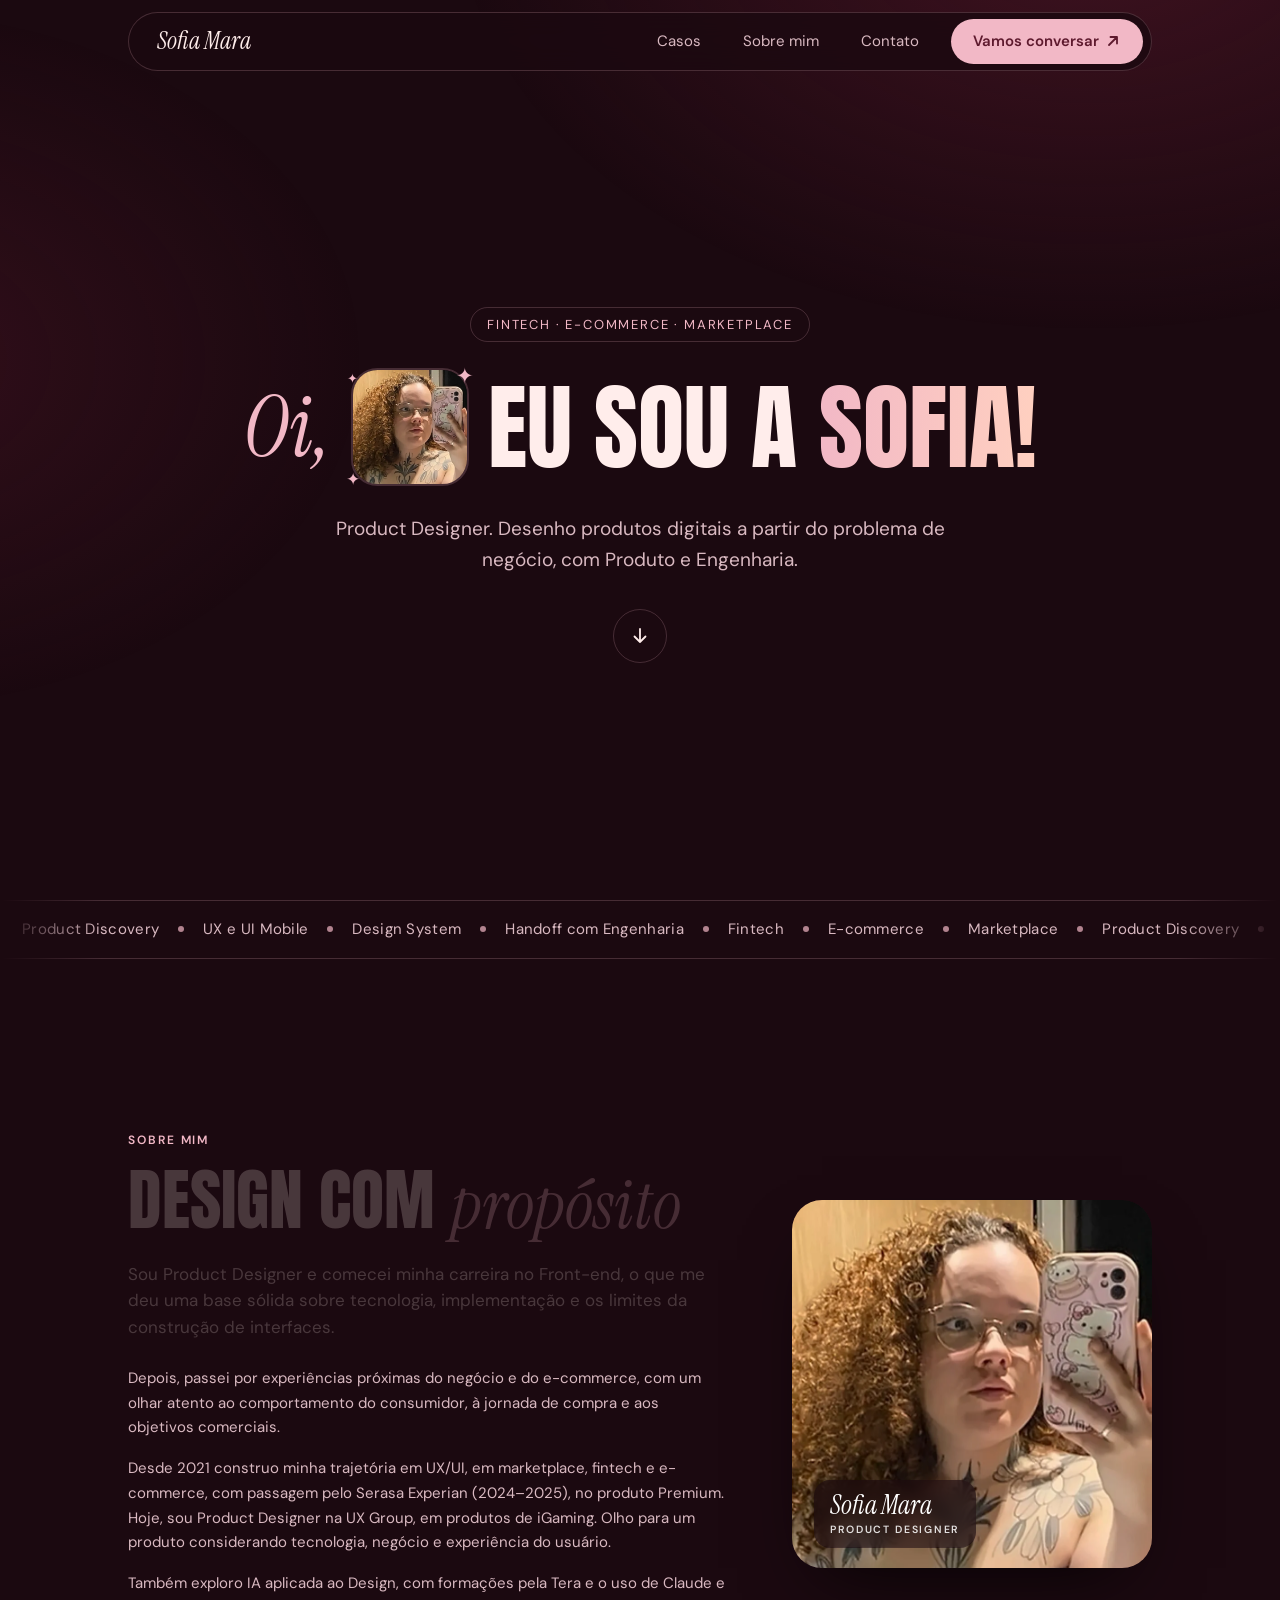
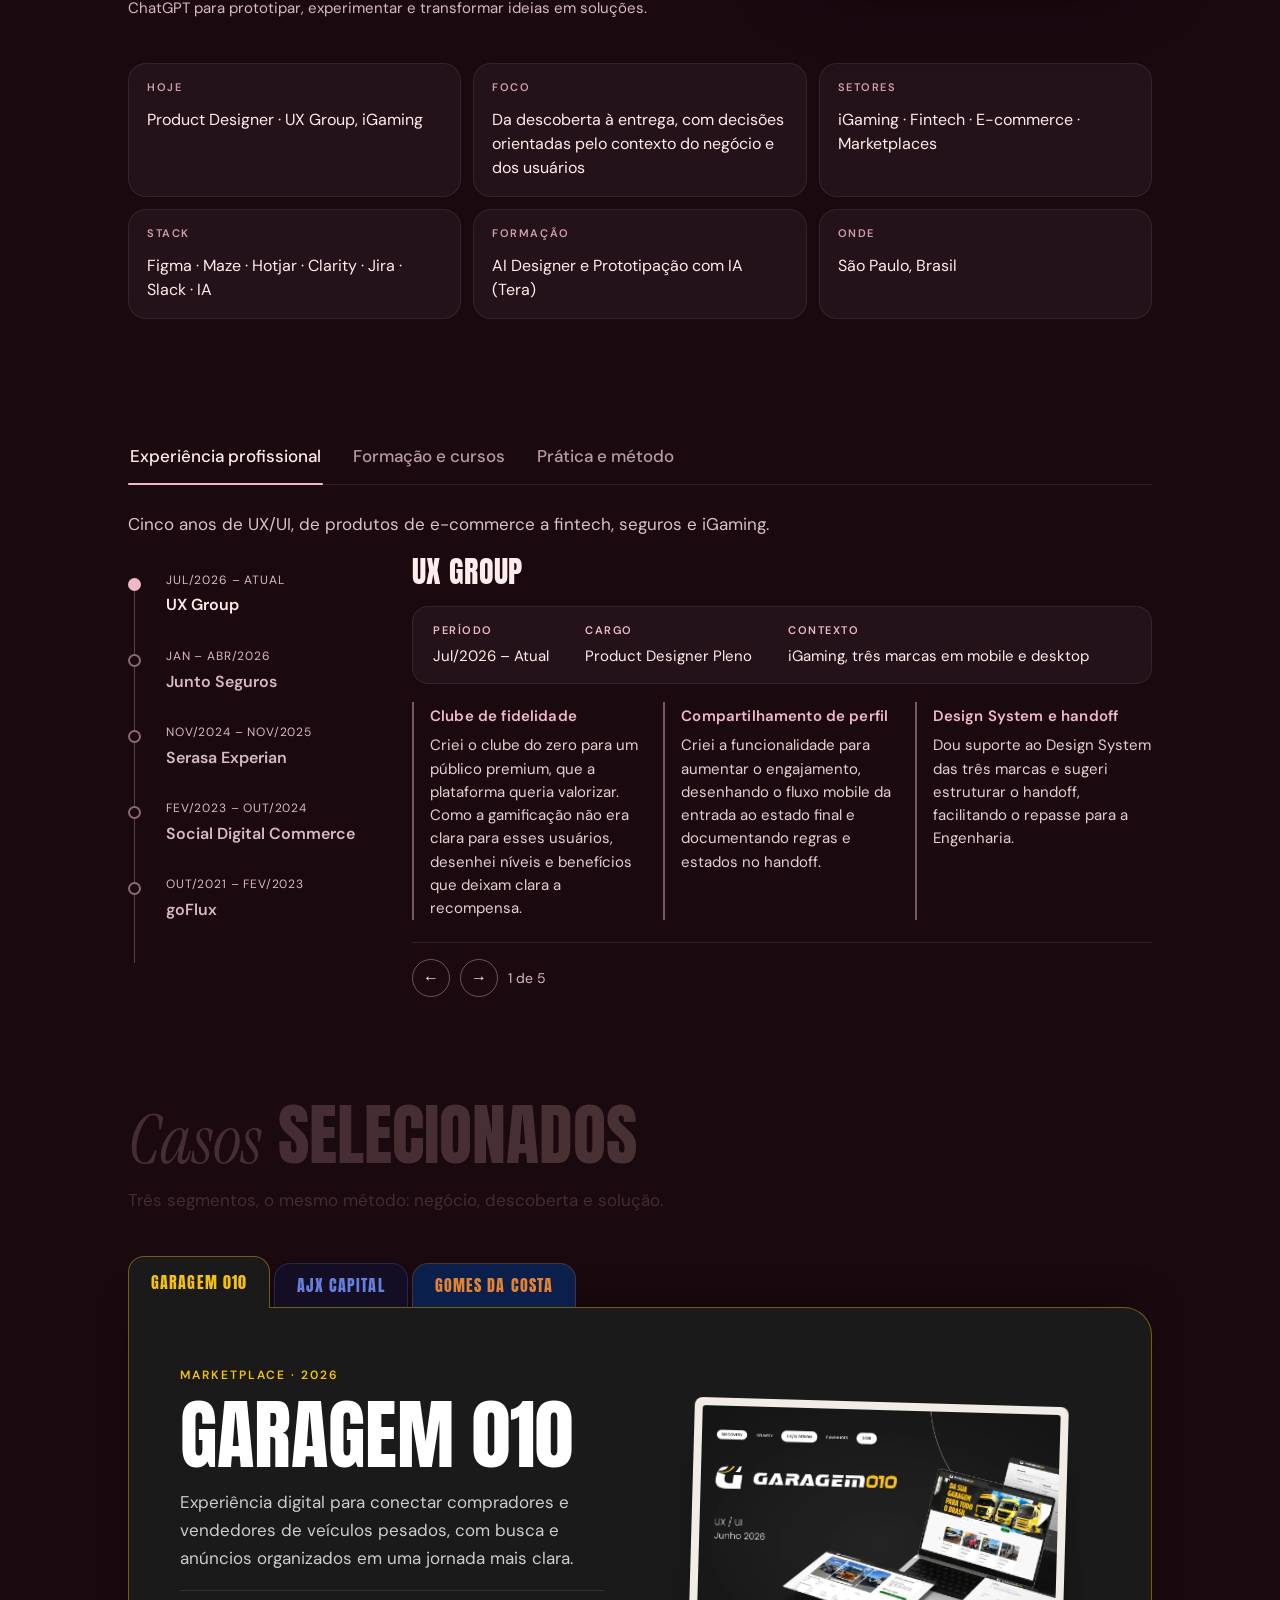
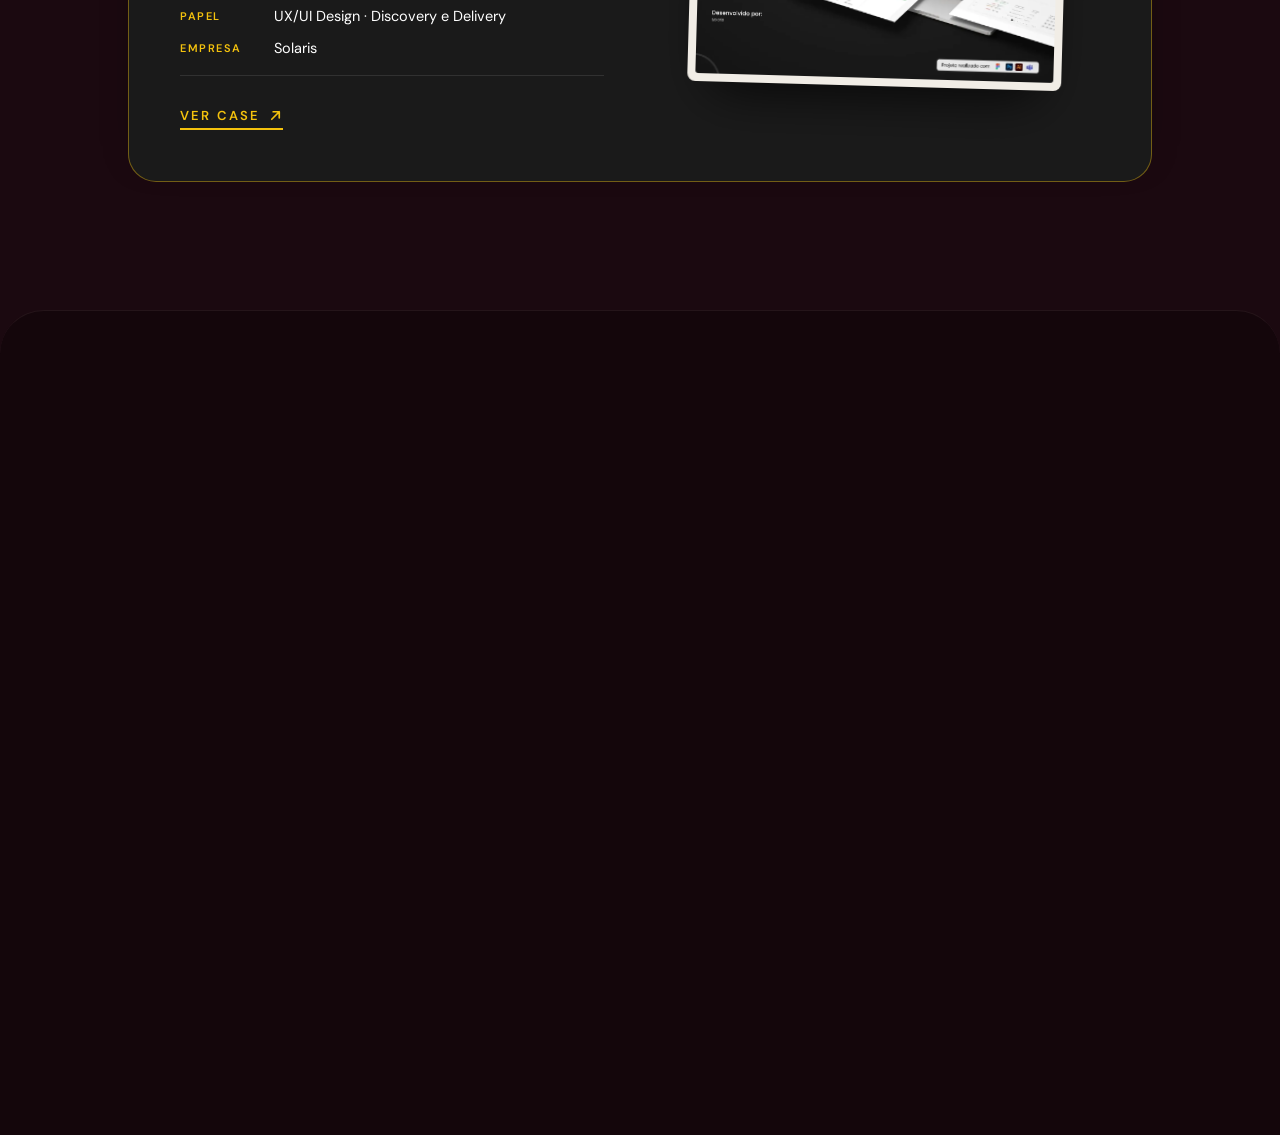
<file: index.html>
<!doctype html><html lang="pt-BR"><head><meta charset="utf-8"><meta name="viewport" content="width=device-width,initial-scale=1"><title>Sofia Mara · Product Designer</title><meta name="description" content="Product Designer em São Paulo. Produtos digitais de iGaming, fintech e e-commerce, da descoberta ao handoff."><meta property="og:type" content="website"><meta property="og:title" content="Sofia Mara · Product Designer"><meta property="og:description" content="Product Designer em São Paulo. Produtos digitais de iGaming, fintech e e-commerce, da descoberta ao handoff."><link rel="canonical" href="https://portfolio-sofia-mara.vercel.app/"><meta property="og:url" content="https://portfolio-sofia-mara.vercel.app/"><meta property="og:site_name" content="Sofia Mara"><meta property="og:image" content="https://portfolio-sofia-mara.vercel.app/assets/og.jpg"><meta property="og:image:width" content="1200"><meta property="og:image:height" content="630"><meta property="og:image:alt" content="Sofia Mara, Product Designer"><meta property="og:locale" content="pt_BR"><meta name="twitter:card" content="summary_large_image"><meta name="twitter:image" content="https://portfolio-sofia-mara.vercel.app/assets/og.jpg"><meta name="theme-color" content="#1B0910"><link rel="icon" href="assets/favicon-32.png" sizes="32x32"><link rel="shortcut icon" href="assets/favicon.ico"><link rel="apple-touch-icon" href="assets/apple-touch-icon.png"><link rel="preload" href="assets/fonts/anton.woff2" as="font" type="font/woff2" crossorigin><link rel="preload" href="assets/fonts/dm-400.woff2" as="font" type="font/woff2" crossorigin><link rel="stylesheet" href="assets/style.css"></head><body><div class="bar"></div><header class="nav"><a class="logo" href="#inicio">Sofia Mara</a><a class="l hm" href="#casos">Casos</a><a class="l hm" href="#sobre">Sobre mim</a><a class="l hm" href="#contato">Contato</a><a class="cta" href="#contato">Vamos conversar <i><svg class="ai" viewBox="0 0 16 16" fill="none" stroke="currentColor" stroke-width="1.8" stroke-linecap="round" stroke-linejoin="round" aria-hidden="true"><path d="M4 12L12 4M5.5 4H12v6.5"/></svg></i></a><button class="mb" type="button" aria-label="Abrir menu" aria-expanded="false" aria-controls="mm"><i></i><i></i></button><div class="mm" id="mm"><a href="#casos">Casos</a><a href="#sobre">Sobre mim</a><a href="#contato">Contato</a></div></header><div id="home"><main><section class="hero" id="inicio"><div class="wrap"><span class="chip">Fintech · E-commerce · Marketplace</span><h1 class="d"><span class="it">Oi,</span><span class="ph"><img fetchpriority="high" decoding="async" width="800" height="973" src="assets/foto.webp" alt="Retrato de Sofia Mara"><span class="st">✦</span><span class="st">✦</span><span class="st">✦</span></span><span>eu sou a <span class="g">Sofia!</span></span></h1><p class="sub hs">Product Designer. Desenho produtos digitais a partir do problema de negócio, com Produto e Engenharia.</p><a class="down" href="#sobre" aria-label="Ir para Sobre mim"><svg viewBox="0 0 20 20" fill="none" stroke="currentColor" stroke-width="1.8" stroke-linecap="round" stroke-linejoin="round"><path d="M10 3v13M4.5 10.5L10 16l5.5-5.5"/></svg></a></div></section><div class="mq" aria-hidden="true"><div class="mqt"><span>Product Discovery</span><span>UX e UI Mobile</span><span>Design System</span><span>Handoff com Engenharia</span><span>Fintech</span><span>E-commerce</span><span>Marketplace</span><span>Product Discovery</span><span>UX e UI Mobile</span><span>Design System</span><span>Handoff com Engenharia</span><span>Fintech</span><span>E-commerce</span><span>Marketplace</span></div></div><section id="sobre" data-lay="1"><div class="wrap"><div class="ab"><div><div class="pt" data-rv data-v="1"><img width="800" height="973" src="assets/foto.webp" alt="Sofia Mara" loading="lazy" decoding="async"><div class="pt-cap"><b>Sofia Mara</b><span>Product Designer</span></div></div><span class="lab" data-rv>Sobre mim</span><h2 class="d wr" data-rv>Design com <span class="it">propósito</span></h2><p data-rv class="ld wr">Sou Product Designer e comecei minha carreira no Front-end, o que me deu uma base sólida sobre tecnologia, implementação e os limites da construção de interfaces.</p><p data-rv>Depois, passei por experiências próximas do negócio e do e-commerce, com um olhar atento ao comportamento do consumidor, à jornada de compra e aos objetivos comerciais.</p><p data-rv>Desde 2021 construo minha trajetória em UX/UI, em marketplace, fintech e e-commerce, com passagem pelo Serasa Experian (2024–2025), no produto Premium. Hoje, sou Product Designer na UX Group, em produtos de iGaming. Olho para um produto considerando tecnologia, negócio e experiência do usuário.</p><p data-rv>Também exploro IA aplicada ao Design, com formações pela Tera e o uso de Claude e ChatGPT para prototipar, experimentar e transformar ideias em soluções.</p></div></div><ul class="topics" data-rv><li><b>Hoje</b>Product Designer · UX Group, iGaming</li><li><b>Foco</b>Da descoberta à entrega, com decisões orientadas pelo contexto do negócio e dos usuários</li><li><b>Setores</b>iGaming · Fintech · E-commerce · Marketplaces</li><li><b>Stack</b>Figma · Maze · Hotjar · Clarity · Jira · Slack · IA</li><li><b>Formação</b>AI Designer e Prototipação com IA (Tera)</li><li><b>Onde</b>São Paulo, Brasil</li></ul><div class="mix" id="experiencia" data-rv><div class="mix-tabs" role="tablist" aria-label="Trajetória"><button type="button" role="tab" class="on" aria-selected="true" id="mt0">Experiência profissional</button><button type="button" role="tab" aria-selected="false" id="mt1">Formação e cursos</button><button type="button" role="tab" aria-selected="false" id="mt2">Prática e método</button></div><div class="mix-p on" role="tabpanel" aria-labelledby="mt0"><p class="mix-lead">Cinco anos de UX/UI, de produtos de e-commerce a fintech, seguros e iGaming.</p><div class="xp"><article class="xp-i" data-rv><div class="xp-d">Jul/2026 – Atual</div><div class="xp-b"><h3>Product Designer Pleno</h3><small>UX Group · iGaming, três marcas em mobile e desktop</small><p>Criei o clube de fidelidade e o compartilhamento de perfil, e dou suporte ao Design System das três marcas.</p><details class="xp-m"><summary>Ver detalhes</summary><ul><li><b>Clube de fidelidade:</b> criei o clube do zero para um público premium, que a plataforma queria valorizar. Como a gamificação não era clara para esses usuários, desenhei níveis e benefícios que deixam clara a recompensa.</li><li><b>Compartilhamento de perfil:</b> criei a funcionalidade para aumentar o engajamento, desenhando o fluxo mobile da entrada ao estado final e documentando regras e estados no handoff.</li><li><b>Design System e handoff:</b> dou suporte ao Design System das três marcas e sugeri estruturar o handoff, facilitando o repasse para a Engenharia.</li></ul></details></div></article><article class="xp-i" data-rv><div class="xp-d">Jan – Abr/2026</div><div class="xp-b"><h3>Product Designer Pleno</h3><small>Junto Seguros · contrato PJ via DOMVS iT, projeto de 4 meses</small><p>Cadastro com validação e preenchimento automático de campos, e login modernizado.</p><details class="xp-m"><summary>Ver detalhes</summary><ul><li><b>Contexto:</b> o abandono no cadastro sobrecarregava o CS, que cadastrava usuários manualmente. A meta era reduzir esse abandono.</li><li><b>Cadastro:</b> com a Engenharia, optamos por validar e preencher campos automaticamente, e não só reduzir telas, porque era ali que o usuário travava.</li><li><b>Login:</b> modernizei a experiência de acesso, com menos etapas e menos esforço para o usuário.</li></ul></details></div></article><article class="xp-i" data-rv><div class="xp-d">Nov/2024 – Nov/2025</div><div class="xp-b"><h3>Product Designer Pleno</h3><small>Serasa Experian · Serasa Premium (assinatura)</small><p>Entrevistas e testes de usabilidade com assinantes; sugeri focar na identidade do Premium.</p><details class="xp-m"><summary>Ver detalhes</summary><ul><li><b>Discovery:</b> conduzi entrevistas com assinantes, dinâmicas com PM e PO e testes de usabilidade.</li><li><b>Mudança de rota:</b> Produto pediu um novo onboarding, que não trouxe a identificação esperada dos assinantes. Sugeri focar na identidade do Premium, ponto que os usuários já citavam, mas não era prioridade, e isso embasou a nova experiência.</li></ul></details></div></article><article class="xp-i" data-rv><div class="xp-d">Fev/2023 – Out/2024</div><div class="xp-b"><h3>UX Designer Júnior → Pleno</h3><small>Social Digital Commerce · e-commerce</small><p>Conduzi a criação de diversos e-commerces, do kickoff com o cliente à entrega para produção.</p><details class="xp-m"><summary>Ver detalhes</summary><ul><li><b>Do kickoff à produção:</b> conduzi a criação de diversos e-commerces, desde o kickoff com o cliente, para entender o negócio, até a entrega para produção.</li><li><b>Projetos:</b> Gomes da Costa, BN Brazil, Ontex, Shopmulti e vários outros, que você pode ver no meu Behance.</li><li><b>Jornadas e dados:</b> jornadas de compra, da página de produto ao checkout, usando o Microsoft Clarity para achar pontos de desistência.</li></ul></details></div></article><article class="xp-i" data-rv><div class="xp-d">Out/2021 – Fev/2023</div><div class="xp-b"><h3>Product Designer Júnior</h3><small>goFlux · produto Fluxy</small><p>Criamos o primeiro Design System da empresa, apoiando os produtos paralelos.</p><details class="xp-m"><summary>Ver detalhes</summary><ul><li><b>Primeiro Design System:</b> criamos o primeiro Design System da empresa, dando suporte aos produtos paralelos: o app dos caminhoneiros e a plataforma de embarcadores e transportadoras.</li><li><b>Trabalho em time:</b> atuei ao lado do time de requisitos e de Engenharia.</li><li><b>Prototipação:</b> fluxos e protótipos testados com usuários antes do desenvolvimento.</li></ul></details></div></article></div></div><div class="mix-p" role="tabpanel" aria-labelledby="mt1"><ul class="xp-c"><li><b>AI Designer</b><span>Tera · 2026</span></li><li><b>Prototipação & Design de Produtos com IA</b><span>Tera · 2026</span></li><li><b>Design Systems</b><span>TheStarter · 2024</span></li><li><b>Product-Led Growth</b><span>BTX Consultoria em Tecnologia · 2024</span></li><li><b>Formação de Product Design</b><span>Alura · 2023</span></li><li><b>Google Analytics 4 para UX</b><span>Rocket Labs · 2023</span></li></ul></div><div class="mix-p" role="tabpanel" aria-labelledby="mt2"><div class="tools2"><span class="lab">Prática e método</span><div class="seg" role="tablist"><button role="tab" class="on" data-i="0">Prática de produto</button><button role="tab" class="" data-i="1">Pesquisa e validação</button><button role="tab" class="" data-i="2">Colaboração</button><button role="tab" class="" data-i="3">Ferramentas</button></div><div class="sp on" role="tabpanel"><p class="bs">O que eu aplico em cada projeto, da descoberta ao handoff.</p><ul class="pills"><li>Product Discovery</li><li>Visão de produto</li><li>Design System</li><li>Handoff com Engenharia</li><li>Gamificação</li><li>User Interface (UI)</li></ul></div><div class="sp" role="tabpanel"><p class="bs">Entender o usuário e validar antes de investir em desenvolvimento.</p><ul class="pills"><li>Testes com usuários</li><li>Maze</li><li>Hotjar</li><li>Clarity</li><li>Google Analytics</li><li>Análise de dados</li></ul></div><div class="sp" role="tabpanel"><p class="bs">Alinhar Produto, Design e Engenharia no mesmo ritmo.</p><ul class="pills"><li>Jira</li><li>Confluence</li><li>Slack</li><li>Metodologias ágeis</li></ul></div><div class="sp" role="tabpanel"><p class="bs">Para desenhar e prototipar.</p><ul class="pills"><li>Figma</li><li>FigJam</li><li>Figma Make</li><li>Adobe XD</li><li>Pacote Adobe</li><li>IA (Claude)</li><li>ChatGPT</li></ul></div></div></div></div></div></section><section id="casos"><div class="wrap"><h2 class="d wr" data-rv><span class="it">Casos</span> <span class="g">selecionados</span></h2><p class="lead wr" data-rv>Três segmentos, o mesmo método: negócio, descoberta e solução.</p><div class="tabsx"><div class="tabbar" role="tablist" data-rv><button class="tb on" role="tab" id="tb0" aria-selected="true" aria-controls="pn0" data-i="0" style="--bg:#1A1A1A;--ac:#F4C20D;--on:#141414" type="button"><em>Garagem 010</em></button><button class="tb" role="tab" id="tb1" aria-selected="false" aria-controls="pn1" data-i="1" style="--bg:#0D1232;--ac:#5B86FF;--on:#FFFFFF" type="button"><em>AJX Capital</em></button><button class="tb" role="tab" id="tb2" aria-selected="false" aria-controls="pn2" data-i="2" style="--bg:#012D74;--ac:#FF8A1F;--on:#012D74" type="button"><em>Gomes da Costa</em></button></div><div class="panels" data-rv><a class="sc on" id="pn0" href="#/garagem-010" style="--bg:#1A1A1A;--fg:#FFFFFF;--ac:#F4C20D;--on:#141414"><div class="tx"><small>Marketplace · 2026</small><h3>Garagem 010</h3><p>Experiência digital para conectar compradores e vendedores de veículos pesados, com busca e anúncios organizados em uma jornada mais clara.</p><dl class="mini"><div><dt>Papel</dt><dd>UX/UI Design · Discovery e Delivery</dd></div><div><dt>Empresa</dt><dd>Solaris</dd></div></dl><span class="vp">Ver case <i><svg class="ai" viewBox="0 0 16 16" fill="none" stroke="currentColor" stroke-width="1.8" stroke-linecap="round" stroke-linejoin="round" aria-hidden="true"><path d="M4 12L12 4M5.5 4H12v6.5"/></svg></i></span></div><div class="fr"><img width="1280" height="960" decoding="async" src="assets/capas/gar.webp" alt="Capa do projeto Garagem 010" loading="lazy"></div></a><a class="sc" role="group" id="pn1" aria-labelledby="tb1" href="#/ajx-capital" style="--bg:#0D1232;--fg:#FFFFFF;--ac:#5B86FF;--on:#FFFFFF"><div class="tx"><small>Fintech · 2025</small><h3>AJX Capital</h3><p>Redesign de uma experiência financeira para simplificar a apresentação das informações e tornar os passos mais claros para quem começa a investir.</p><dl class="mini"><div><dt>Papel</dt><dd>Product Design · UX/UI · do Discovery ao handoff</dd></div><div><dt>Empresa</dt><dd>Solaris</dd></div></dl><span class="vp">Ver case <i><svg class="ai" viewBox="0 0 16 16" fill="none" stroke="currentColor" stroke-width="1.8" stroke-linecap="round" stroke-linejoin="round" aria-hidden="true"><path d="M4 12L12 4M5.5 4H12v6.5"/></svg></i></span></div><div class="fr"><img width="1280" height="960" decoding="async" src="assets/capas/ajx.webp" alt="Capa do projeto AJX Capital" loading="lazy"></div></a><a class="sc" role="group" id="pn2" aria-labelledby="tb2" href="#/gomes-da-costa" style="--bg:#012D74;--fg:#FFFFFF;--ac:#FF8A1F;--on:#012D74"><div class="tx"><small>E-commerce · 2024</small><h3>Gomes da Costa</h3><p>Site B2B para parceiros comerciais e distribuidores, com foco em navegação clara e apresentação dos produtos.</p><dl class="mini"><div><dt>Papel</dt><dd>UX/UI Design</dd></div><div><dt>Empresa</dt><dd>Social Unlimited</dd></div></dl><span class="vp">Ver case <i><svg class="ai" viewBox="0 0 16 16" fill="none" stroke="currentColor" stroke-width="1.8" stroke-linecap="round" stroke-linejoin="round" aria-hidden="true"><path d="M4 12L12 4M5.5 4H12v6.5"/></svg></i></span></div><div class="fr"><img width="1280" height="960" decoding="async" src="assets/capas/gdc.webp" alt="Capa do projeto Gomes da Costa" loading="lazy"></div></a></div></div></div></section></main></div><div class="view" id="v-garagem-010" data-ac="#F4C20D" data-on="#141414" data-tint="rgba(244,194,13,.16)" data-title="Garagem 010 · Sofia Mara" hidden><main class="view-main"><div class="wrap"><div class="ch"><div class="row"><div><span class="lab" data-rv>Case · Marketplace · 2026</span><h1 class="d" data-rv>Garagem 010</h1><p class="sm" data-rv>Experiência digital para conectar compradores e vendedores de veículos pesados, com busca e anúncios organizados em uma jornada mais clara.</p><div class="bts" style="justify-content:flex-start;margin:0" data-rv><a class="btn p" href="https://www.behance.net/gallery/251794497/E-commerce-Garagem010-UIUX-Design" target="_blank" rel="noopener noreferrer">Ver no Behance <i><svg class="ai" viewBox="0 0 16 16" fill="none" stroke="currentColor" stroke-width="1.8" stroke-linecap="round" stroke-linejoin="round" aria-hidden="true"><path d="M4 12L12 4M5.5 4H12v6.5"/></svg></i></a></div></div><div class="hd-r" data-rv><div class="cover"><img width="1280" height="960" decoding="async" loading="lazy" src="assets/capas/gar.webp" alt="Capa do projeto Garagem 010"></div><dl class="meta"><div><dt>Ano</dt><dd>2026</dd></div><div><dt>Papel</dt><dd>UX/UI Design · Discovery e Delivery</dd></div><div><dt>Empresa</dt><dd>Solaris</dd></div><div><dt>Segmento</dt><dd>Marketplace</dd></div></dl></div></div></div><div class="rsm" data-rv><div class="rsm-role"><span>Meu papel</span><b>UX/UI Design, do Discovery ao Delivery.</b></div><div class="rsm-g"><div><i>Problema</i><p>Compra e venda de veículos pesados sem um ambiente único: cadastro complexo, pouca confiança na negociação e nenhum controle administrativo.</p></div><div><i>Decisão</i><p>Plataforma organizada em três pilares (Parceiro, Administrador e Cliente), com cadastro de anúncios em etapas e parceiro verificado.</p></div><div><i>Entrega</i><p>Interfaces finais, documentação funcional e handoff, com acompanhamento das implementações.</p></div></div></div><div class="sec car" data-rv><div class="chd"><div><span class="lab">Detalhes</span><h2>Um olhar de perto</h2></div><div class="arr"><button type="button" class="pv" aria-label="Anterior">&#8592;</button><button type="button" class="nx2" aria-label="Próximo">&#8594;</button></div></div><div class="trk"><figure><img width="1280" height="960" decoding="async" loading="lazy" src="assets/capas/gar.webp" alt="Garagem 010, imagem 1"></figure><figure><img width="1200" height="1011" decoding="async" loading="lazy" src="assets/capas/d-gar-2.webp" alt="Garagem 010, imagem 2"></figure><figure><img width="1200" height="1296" decoding="async" loading="lazy" src="assets/capas/d-gar-5.webp" alt="Garagem 010, imagem 3"></figure><figure><img width="1200" height="900" decoding="async" loading="lazy" src="assets/capas/ui-gar-1.webp" alt="Garagem 010, imagem 4"></figure><figure><img width="1200" height="900" decoding="async" loading="lazy" src="assets/capas/ui-gar-2.webp" alt="Garagem 010, imagem 5"></figure><a class="mais" href="https://www.behance.net/gallery/251794497/E-commerce-Garagem010-UIUX-Design" target="_blank" rel="noopener noreferrer"><span class="lab">Case completo</span><b>Ver todas as telas no Behance</b><i><i><svg class="ai" viewBox="0 0 16 16" fill="none" stroke="currentColor" stroke-width="1.8" stroke-linecap="round" stroke-linejoin="round" aria-hidden="true"><path d="M4 12L12 4M5.5 4H12v6.5"/></svg></i></i></a></div><div class="dots"></div></div><div class="sec" data-rv><div><span class="lab">01 · Metodologia</span><h2>Double Diamond</h2></div><div><div class="dd"><div class="ddv on"><div class="ddt"><div class="ddg g1"><span>Problema · Discover e Define</span></div><div class="ddg g2"><span>Solução · Develop e Deliver</span></div><div class="ddc c1"><i>01</i><b>Discover</b><p>Conversas com stakeholders e especialistas do setor para mapear as dores de compradores, parceiros e administradores. Benchmark com Webmotors, Mercado Livre, Loft e OLX para identificar padrões e lacunas.</p><small>Requisitos · Benchmark</small></div><div class="ddc c2"><i>02</i><b>Define</b><p>Síntese em seis problemas prioritários: cadastro complexo, falta de controle administrativo, pouca confiança na negociação, fluxo fragmentado, sem gestão de parceiros e processo manual. Personas e arquitetura da informação da plataforma.</p><small>Problemas · Personas · IA</small></div><div class="ddc c3"><i>03</i><b>Develop</b><p>Fluxos, wireframes e protótipos para os três pilares (Parceiro, Administrador e Cliente), com validação dos principais cenários.</p><small>Fluxos · Wireframes · Protótipos</small></div><div class="ddc c4"><i>04</i><b>Deliver</b><p>Interfaces finais, documentação funcional e handoff para o desenvolvimento, com acompanhamento das implementações.</p><small>UI final · Documentação · Handoff</small></div></div></div></div></div></div><div class="sec" data-rv><div><span class="lab">02 · Benchmark</span><h2>O que o mercado já faz</h2></div><div><p>Comparei Webmotors, Mercado Livre, Loft e OLX. Os pontos fortes e fracos de cada um viraram decisões:</p><ul class="bl"><li>Cadastro dividido em etapas</li><li>Mais credibilidade, mostrando o parceiro verificado</li><li>Cards mais limpos</li><li>Prioridade para fotos grandes</li></ul></div></div><div class="sec" data-rv><div><span class="lab">03 · Problemas</span><h2>O que encontramos</h2></div><div><p>Na etapa de Discovery, os aprendizados foram consolidados em seis problemas:</p><ul class="pills"><li>Cadastro muito complexo</li><li>Ausência de controle administrativo</li><li>Pouca confiança na negociação</li><li>Fluxo fragmentado</li><li>Ausência de gestão de parceiros</li><li>Processo manual</li></ul></div></div><div class="sec" data-rv><div><span class="lab">04 · Estratégia</span><h2>Como poderíamos resolver isso?</h2></div><div><p>Dos problemas saíram perguntas estratégicas, como simplificar o cadastro de anúncios sem perder informação importante e centralizar a gestão em um único ambiente. As funcionalidades foram organizadas em três pilares:</p><div class="duo trio3"><div class="gc"><span class="lab">Parceiro</span><h3>Publica os anúncios</h3><ul class="bl"><li>Cadastro da empresa</li><li>Criação e gestão de anúncios</li><li>Gestão dos interessados</li><li>Atualização de perfil</li></ul></div><div class="gc"><span class="lab">Administrador</span><h3>Gere a operação</h3><ul class="bl"><li>Gestão de usuários, parceiros e clientes</li><li>Gestão de anúncios</li><li>Controle de permissões</li></ul></div><div class="gc"><span class="lab">Cliente</span><h3>Busca e demonstra interesse</h3><ul class="bl"><li>Busca avançada</li><li>Favoritos</li><li>Contato com anunciantes</li><li>Perfil do usuário</li></ul></div></div></div></div><div class="sec" data-rv><div><span class="lab">Aprendizados</span><h2>O que levei deste projeto</h2></div><ul class="bl"><li><b>Trabalhar com IA.</b> Foi uma experiência com bastante uso de IA, e isso me ajudou a entender como usar essas ferramentas para ganhar escala, agilidade e eficiência no processo de design.</li><li><b>Design System desde o início.</b> Percebi a importância de estruturar um Design System logo no começo, pensando na consistência e na facilidade de evolução do produto conforme ele cresce.</li></ul></div><div class="fin" data-rv><div class="fin-l"><span class="lab">Case completo</span><h2>Veja o processo e as telas</h2><p>O projeto inteiro, com telas e detalhes, está no meu Behance.</p><div class="bts"><a class="btn p" href="https://www.behance.net/gallery/251794497/E-commerce-Garagem010-UIUX-Design" target="_blank" rel="noopener noreferrer">Abrir no Behance <i><svg class="ai" viewBox="0 0 16 16" fill="none" stroke="currentColor" stroke-width="1.8" stroke-linecap="round" stroke-linejoin="round" aria-hidden="true"><path d="M4 12L12 4M5.5 4H12v6.5"/></svg></i></a></div></div><dl class="fin-r"><div><dt>Palavras-chave</dt><dd>Discovery · Delivery · UX/UI Design · Caminhões · 2026</dd></div><div><dt>Ferramentas</dt><dd>Figma · Photoshop · Illustrator · Teams</dd></div><div><dt>Desenvolvido por</dt><dd>Solaris</dd></div></dl></div><div class="nx" data-rv><a href="#/gomes-da-costa"><small>← Anterior</small><b>Gomes da Costa</b></a><a class="r" href="#/ajx-capital"><small>Próximo →</small><b>AJX Capital</b></a></div></div></main></div><div class="view" id="v-ajx-capital" data-ac="#5B86FF" data-on="#FFFFFF" data-tint="rgba(59,99,240,.22)" data-title="AJX Capital · Sofia Mara" hidden><main class="view-main"><div class="wrap"><div class="ch"><div class="row"><div><span class="lab" data-rv>Case · Fintech · 2025</span><h1 class="d" data-rv>AJX Capital</h1><p class="sm" data-rv>Redesign de uma experiência financeira para simplificar a apresentação das informações e tornar os passos mais claros para quem começa a investir.</p><div class="bts" style="justify-content:flex-start;margin:0" data-rv><a class="btn p" href="https://www.behance.net/gallery/221381561/Aplicativo-AJX-UIUX-Design" target="_blank" rel="noopener noreferrer">Ver no Behance <i><svg class="ai" viewBox="0 0 16 16" fill="none" stroke="currentColor" stroke-width="1.8" stroke-linecap="round" stroke-linejoin="round" aria-hidden="true"><path d="M4 12L12 4M5.5 4H12v6.5"/></svg></i></a><a class="btn" href="https://www.figma.com/deck/eUM4Y44WfViMMg2u6GrjgN" target="_blank" rel="noopener noreferrer">Ver apresentação <i><svg class="ai" viewBox="0 0 16 16" fill="none" stroke="currentColor" stroke-width="1.8" stroke-linecap="round" stroke-linejoin="round" aria-hidden="true"><path d="M4 12L12 4M5.5 4H12v6.5"/></svg></i></a></div></div><div class="hd-r" data-rv><div class="cover"><img width="1280" height="960" decoding="async" loading="lazy" src="assets/capas/ajx.webp" alt="Capa do projeto AJX Capital"></div><dl class="meta"><div><dt>Ano</dt><dd>2025</dd></div><div><dt>Papel</dt><dd>Product Design · UX/UI · do Discovery ao handoff</dd></div><div><dt>Empresa</dt><dd>Solaris</dd></div><div><dt>Segmento</dt><dd>Fintech</dd></div></dl></div></div></div><div class="rsm" data-rv><div class="rsm-role"><span>Meu papel</span><b>Product Design e UX/UI, do Discovery (a partir das pesquisas existentes) ao handoff com Engenharia. Projeto em dupla com Leonardo Lacerda Aguiar.</b></div><div class="rsm-g"><div><i>Problema</i><p>Execução complexa: a equipe de apoio precisava acompanhar o usuário em funções básicas, e a interface tinha pouca sinalização de status e leitura difícil.</p></div><div><i>Decisão</i><p>Revisão de fluxos, etapas e status sinalizados, filtros e informação melhor distribuída.</p></div><div><i>Entrega</i><p>Home reestruturada, carteira com abas e filtros (Pendente, Em andamento e Liquidado) e biblioteca de componentes.</p></div></div></div><div class="sec car" data-rv><div class="chd"><div><span class="lab">Detalhes</span><h2>Um olhar de perto</h2></div><div class="arr"><button type="button" class="pv" aria-label="Anterior">&#8592;</button><button type="button" class="nx2" aria-label="Próximo">&#8594;</button></div></div><div class="trk"><figure><img width="1280" height="960" decoding="async" loading="lazy" src="assets/capas/ajx.webp" alt="AJX Capital, imagem 1"></figure><figure><img width="1200" height="1396" decoding="async" loading="lazy" src="assets/capas/g-ajx-1.webp" alt="AJX Capital, imagem 2"></figure><figure><img width="1200" height="743" decoding="async" loading="lazy" src="assets/capas/g-ajx-3.webp" alt="AJX Capital, imagem 3"></figure><figure><img width="1200" height="1224" decoding="async" loading="lazy" src="assets/capas/g-ajx-7.webp" alt="AJX Capital, imagem 4"></figure><a class="mais" href="https://www.behance.net/gallery/221381561/Aplicativo-AJX-UIUX-Design" target="_blank" rel="noopener noreferrer"><span class="lab">Case completo</span><b>Ver todas as telas no Behance</b><i><i><svg class="ai" viewBox="0 0 16 16" fill="none" stroke="currentColor" stroke-width="1.8" stroke-linecap="round" stroke-linejoin="round" aria-hidden="true"><path d="M4 12L12 4M5.5 4H12v6.5"/></svg></i></i></a><a class="mais" href="https://www.figma.com/deck/eUM4Y44WfViMMg2u6GrjgN" target="_blank" rel="noopener noreferrer"><span class="lab">Figma</span><b>Ver a apresentação completa</b><i><i><svg class="ai" viewBox="0 0 16 16" fill="none" stroke="currentColor" stroke-width="1.8" stroke-linecap="round" stroke-linejoin="round" aria-hidden="true"><path d="M4 12L12 4M5.5 4H12v6.5"/></svg></i></i></a></div><div class="dots"></div></div><div class="sec" data-rv><div><span class="lab">01 · Contexto</span><h2>Um app financeiro</h2></div><div><p>Empresa do mercado financeiro focada em investimentos seguros e acessíveis, com app mobile. O redesign teve como foco a experiência visual e a usabilidade, para simplificar a apresentação das informações e tornar os passos mais claros para quem começa a investir.</p></div></div><div class="sec" data-rv><div><span class="lab">02 · Problemas</span><h2>O que travava o uso</h2></div><div><p>Na análise do app, três problemas se destacaram:</p><ul class="pills"><li>Complexidade de execução</li><li>Interface pouco intuitiva</li><li>Acessibilidade e leitura</li></ul><p>A equipe de apoio precisava acompanhar o usuário em funções básicas, havia pouca sinalização de status, excesso de informação e falta de foco, e a leitura ficava difícil em certas condições.</p></div></div><div class="sec" data-rv><div><span class="lab">03 · Estratégia</span><h2>Como poderíamos resolver isso?</h2></div><div><p>Cada problema virou uma frente de solução:</p><div class="duo trio3"><div class="gc"><span class="lab">Frente 01</span><h3>Facilitar o processo</h3><ul class="bl"><li>Gatilhos para as funções principais</li><li>Revisão de fluxos</li></ul></div><div class="gc"><span class="lab">Frente 02</span><h3>Organização visual</h3><ul class="bl"><li>Etapas e status sinalizados</li><li>Filtros</li></ul></div><div class="gc"><span class="lab">Frente 03</span><h3>Acessibilidade</h3><ul class="bl"><li>Informação melhor distribuída</li><li>Leitura clara</li></ul></div></div></div></div><div class="sec" data-rv><div><span class="lab">04 · Mudanças</span><h2>O que ficou diferente</h2></div><div><ul class="bl"><li><b>Home reestruturada</b> com gatilhos para as funcionalidades ideais e carrossel para as opções de investimento.</li><li><b>Carteira com abas e filtros</b> (Pendente, Em andamento e Liquidado): o usuário sabe onde está e qual o status.</li><li><b>Fluxos reorganizados</b> mostrando só o necessário em cada etapa, como no envio de documentos.</li></ul></div></div><div class="sec" data-rv><div><span class="lab">05 · Design system</span><h2>Visual e componentes</h2></div><div><p>O foco do redesign foi a experiência visual e a usabilidade, combinando neon e glassmorphism para um aspecto tecnológico e sofisticado. Fonte: Archivo.</p><div class="sw"><span><i style="background:#0d1233"></i><b>Marine Blue</b>#0D1233</span><span><i style="background:#42cdf5"></i><b>Light Blue</b>#42CDF5</span><span><i style="background:#73ff47"></i><b>Green</b>#73FF47</span><span><i style="background:#f80"></i><b>Orange</b>#FF8800</span></div><p>Biblioteca de componentes com estados de progresso, status e notificações (lidas e não lidas).</p></div></div><div class="sec" data-rv><div><span class="lab">Aprendizados</span><h2>O que levei deste projeto</h2></div><ul class="bl"><li><b>Partir de pesquisas de outras pessoas.</b> Entrei depois que as entrevistas e pesquisas já tinham sido feitas. Precisei trabalhar a partir dos estudos existentes para transformá-los em uma solução visual e funcional.</li><li><b>Interpretar dados e descobertas anteriores.</b> Foi uma experiência importante para aprender a ler pesquisas que não conduzi diretamente e aproveitar o que já tinha sido descoberto.</li><li><b>UI Guide e Design System primeiro.</b> Reforçou a importância de começar o projeto estruturando um UI Guide e um Design System.</li></ul></div><div class="fin" data-rv><div class="fin-l"><span class="lab">Case completo</span><h2>Veja o processo e as telas</h2><p>O projeto inteiro, com telas e detalhes, está no meu Behance.</p><div class="bts"><a class="btn p" href="https://www.behance.net/gallery/221381561/Aplicativo-AJX-UIUX-Design" target="_blank" rel="noopener noreferrer">Abrir no Behance <i><svg class="ai" viewBox="0 0 16 16" fill="none" stroke="currentColor" stroke-width="1.8" stroke-linecap="round" stroke-linejoin="round" aria-hidden="true"><path d="M4 12L12 4M5.5 4H12v6.5"/></svg></i></a><a class="btn" href="https://www.figma.com/deck/eUM4Y44WfViMMg2u6GrjgN" target="_blank" rel="noopener noreferrer">Ver apresentação <i><svg class="ai" viewBox="0 0 16 16" fill="none" stroke="currentColor" stroke-width="1.8" stroke-linecap="round" stroke-linejoin="round" aria-hidden="true"><path d="M4 12L12 4M5.5 4H12v6.5"/></svg></i></a></div></div><dl class="fin-r"><div><dt>Palavras-chave</dt><dd>Product Design · Aplicativo · UX Design · Março de 2025</dd></div><div><dt>Desenvolvido por</dt><dd>Sofia Silveira e Leonardo Lacerda Aguiar</dd></div></dl></div><div class="nx" data-rv><a href="#/garagem-010"><small>← Anterior</small><b>Garagem 010</b></a><a class="r" href="#/gomes-da-costa"><small>Próximo →</small><b>Gomes da Costa</b></a></div></div></main></div><div class="view" id="v-gomes-da-costa" data-ac="#FF8A1F" data-on="#012D74" data-tint="rgba(1,45,116,.45)" data-title="Gomes da Costa · Sofia Mara" hidden><main class="view-main"><div class="wrap"><div class="ch"><div class="row"><div><span class="lab" data-rv>Case · E-commerce · 2024</span><h1 class="d" data-rv>Gomes da Costa</h1><p class="sm" data-rv>Site B2B para parceiros comerciais e distribuidores, com foco em navegação clara e apresentação dos produtos.</p><div class="bts" style="justify-content:flex-start;margin:0" data-rv><a class="btn p" href="https://www.behance.net/gallery/209493775/E-commerce-Gomes-da-Costa-UIUX-Design" target="_blank" rel="noopener noreferrer">Ver no Behance <i><svg class="ai" viewBox="0 0 16 16" fill="none" stroke="currentColor" stroke-width="1.8" stroke-linecap="round" stroke-linejoin="round" aria-hidden="true"><path d="M4 12L12 4M5.5 4H12v6.5"/></svg></i></a></div></div><div class="hd-r" data-rv><div class="cover"><img width="1280" height="960" decoding="async" loading="lazy" src="assets/capas/gdc.webp" alt="Capa do projeto Gomes da Costa"></div><dl class="meta"><div><dt>Ano</dt><dd>2024</dd></div><div><dt>Papel</dt><dd>UX/UI Design</dd></div><div><dt>Empresa</dt><dd>Social Unlimited</dd></div><div><dt>Segmento</dt><dd>E-commerce</dd></div></dl></div></div></div><div class="rsm" data-rv><div class="rsm-role"><span>Meu papel</span><b>UX/UI Design.</b></div><div class="rsm-g"><div><i>Problema</i><p>Um site B2B que precisava ser ferramenta estratégica para parceiros comerciais e distribuidores, com informação detalhada de cada produto.</p></div><div><i>Decisão</i><p>O benchmark apontou oportunidades: modernizar o design, facilitar pedidos, packs, detalhamento e centro de ajuda.</p></div><div><i>Entrega</i><p>Navegação por categorias e conteúdo estruturado, da descoberta do produto até a decisão.</p></div></div></div><div class="sec car" data-rv><div class="chd"><div><span class="lab">Detalhes</span><h2>Um olhar de perto</h2></div><div class="arr"><button type="button" class="pv" aria-label="Anterior">&#8592;</button><button type="button" class="nx2" aria-label="Próximo">&#8594;</button></div></div><div class="trk"><figure><img width="1280" height="960" decoding="async" loading="lazy" src="assets/capas/gdc.webp" alt="Gomes da Costa, imagem 1"></figure><figure><img width="1200" height="683" decoding="async" loading="lazy" src="assets/capas/d-gdc-2.webp" alt="Gomes da Costa, imagem 2"></figure><figure><img width="1200" height="1053" decoding="async" loading="lazy" src="assets/capas/d-gdc-3.webp" alt="Gomes da Costa, imagem 3"></figure><figure><img width="1200" height="900" decoding="async" loading="lazy" src="assets/capas/ui-gdc-1.webp" alt="Gomes da Costa, imagem 4"></figure><figure><img width="1200" height="900" decoding="async" loading="lazy" src="assets/capas/ui-gdc-2.webp" alt="Gomes da Costa, imagem 5"></figure><a class="mais" href="https://www.behance.net/gallery/209493775/E-commerce-Gomes-da-Costa-UIUX-Design" target="_blank" rel="noopener noreferrer"><span class="lab">Case completo</span><b>Ver todas as telas no Behance</b><i><i><svg class="ai" viewBox="0 0 16 16" fill="none" stroke="currentColor" stroke-width="1.8" stroke-linecap="round" stroke-linejoin="round" aria-hidden="true"><path d="M4 12L12 4M5.5 4H12v6.5"/></svg></i></i></a></div><div class="dots"></div></div><div class="sec" data-rv><div><span class="lab">01 · Projeto</span><h2>Mais que uma vitrine</h2></div><div><p>Marca de alimentos conhecida por qualidade e tradição, em especial pescados como atum e sardinha. O site B2B deve servir como ferramenta estratégica para fortalecer a relação com os parceiros comerciais, com navegação intuitiva e informação detalhada de cada produto.</p></div></div><div class="sec" data-rv><div><span class="lab">02 · Benchmark</span><h2>O que o mercado já faz</h2></div><div><p>Análise de sites B2B de Coqueiro, Pescador e Robinson (concorrentes diretos), e de Amazon Business e Alibaba (fora do setor), olhando navegação, design, usabilidade e funcionalidades. Oportunidades identificadas:</p><ul class="bl"><li>Modernização do design</li><li>Facilidade de pedidos Pack</li><li>Detalhamento aprofundado</li><li>Centro de ajuda</li></ul></div></div><div class="sec" data-rv><div><span class="lab">03 · Persona</span><h2>Para quem desenhei</h2></div><div><p>Criei a persona para o projeto: um gerente de compras de rede de supermercados, que valoriza clareza, informação completa e navegação intuitiva.</p></div></div><div class="sec" data-rv><div><span class="lab">04 · Recursos</span><h2>O que o site precisa ter</h2></div><div><p>Das oportunidades do benchmark saíram oito recursos:</p><ul class="pills"><li>Informações detalhadas</li><li>Linkagem de produtos</li><li>Opções de embalagem</li><li>Pack de 3 unidades</li><li>Páginas de produto</li><li>Destaques e promoções</li><li>Interface intuitiva</li><li>Design responsivo</li></ul></div></div><div class="sec" data-rv><div><span class="lab">Aprendizados</span><h2>O que levei deste projeto</h2></div><ul class="bl"><li><b>Jornada de compra no e-commerce.</b> Reforcei meu olhar sobre como a organização das informações, a comunicação visual e a facilidade de navegação influenciam a experiência de compra.</li><li><b>Interface além da estética.</b> Aprendi a olhar para a interface considerando também como ela ajuda o usuário a encontrar produtos e tomar decisões.</li></ul></div><div class="fin" data-rv><div class="fin-l"><span class="lab">Case completo</span><h2>Veja o processo e as telas</h2><p>O projeto inteiro, com telas e detalhes, está no meu Behance.</p><div class="bts"><a class="btn p" href="https://www.behance.net/gallery/209493775/E-commerce-Gomes-da-Costa-UIUX-Design" target="_blank" rel="noopener noreferrer">Abrir no Behance <i><svg class="ai" viewBox="0 0 16 16" fill="none" stroke="currentColor" stroke-width="1.8" stroke-linecap="round" stroke-linejoin="round" aria-hidden="true"><path d="M4 12L12 4M5.5 4H12v6.5"/></svg></i></a></div></div><dl class="fin-r"><div><dt>Palavras-chave</dt><dd>Qualidade · Sabor · Confiança · 2024 · Usabilidade</dd></div><div><dt>Ferramentas</dt><dd>Figma · Photoshop · Illustrator · Teams</dd></div><div><dt>Desenvolvido por</dt><dd>Social Unlimited Digital Commerce</dd></div></dl></div><div class="nx" data-rv><a href="#/ajx-capital"><small>← Anterior</small><b>AJX Capital</b></a><a class="r" href="#/garagem-010"><small>Próximo →</small><b>Garagem 010</b></a></div></div></main></div><footer class="final" id="contato"><div class="final-in"><span class="avail"><i></i>Disponível para novas oportunidades em Product Design</span><h2 class="d wr"><span class="it">Vamos</span> <span class="g">conversar?</span></h2><p class="lead wr">Se você está construindo um produto digital e precisa transformar desafios complexos em experiências mais claras, vamos trocar ideias.</p><div class="bts"><a class="btn p" href="#contato" data-mail target="_blank" rel="noopener noreferrer">E-mail <i><svg class="ai" viewBox="0 0 16 16" fill="none" stroke="currentColor" stroke-width="1.8" stroke-linecap="round" stroke-linejoin="round" aria-hidden="true"><path d="M4 12L12 4M5.5 4H12v6.5"/></svg></i></a><button class="btn" id="copy" type="button">Copiar e-mail</button><a class="btn" href="assets/Sofia-Mara-Silveira-Product-Designer-CV.pdf" download>Baixar currículo</a></div></div><div class="foot"><div class="foot-top"><div class="foot-brand"><div><b>Sofia Mara</b><span>Product Designer<br>São Paulo, Brasil</span></div></div><nav class="foot-col" aria-label="Menu do rodapé"><h3>Menu</h3><a href="#inicio">Início</a><a href="#casos">Casos</a><a href="#sobre">Sobre mim</a><a href="#contato">Contato</a></nav><div class="foot-col"><h3>Social</h3><a href="https://www.linkedin.com/in/sofimara/" target="_blank" rel="noopener noreferrer">LinkedIn</a><a href="https://www.behance.net/sofiamara" target="_blank" rel="noopener noreferrer">Behance</a><a href="https://github.com/SofisMara" target="_blank" rel="noopener noreferrer">GitHub</a></div></div><hr><div class="foot-bot"><span>© 2026 Sofia Mara · São Paulo, Brasil</span><a href="#inicio">Voltar ao topo ↑</a></div><p class="priv">Este site usa o Microsoft Clarity para medir como as páginas são visitadas (cliques e rolagem, sem identificar você). Nenhum dado é vendido. <br>Dúvidas ou pedido de exclusão: fale comigo pelo e-mail acima.</p></div></footer><script src="assets/app.js"></script></body></html>
</file>
<file: assets/style.css>
@font-face{font-family:Anton;font-style:normal;font-weight:400;font-display:swap;src:url(fonts/anton.woff2)format("woff2")}@font-face{font-family:"DM Sans";font-style:normal;font-weight:400;font-display:swap;src:url(fonts/dm-400.woff2)format("woff2")}@font-face{font-family:"DM Sans";font-style:normal;font-weight:500;font-display:swap;src:url(fonts/dm-500.woff2)format("woff2")}@font-face{font-family:"DM Sans";font-style:normal;font-weight:600;font-display:swap;src:url(fonts/dm-600.woff2)format("woff2")}@font-face{font-family:"Instrument Serif";font-style:italic;font-weight:400;font-display:swap;src:url(fonts/instrument-italic.woff2)format("woff2")}:where(img){height:auto}@keyframes fl{0%,to{transform:translateY(0) rotate(0)}50%{transform:translateY(-9px) rotate(14deg)}}@keyframes bob{0%,to{transform:translateY(0)}50%{transform:translateY(7px)}}@keyframes glow{0%,to{box-shadow:0 0 0 0 transparent}50%{box-shadow:0 0 22px 2px rgba(242,184,198,.18)}}@keyframes wob{0%,to{transform:rotate(2.5deg)}50%{transform:rotate(1deg) translateY(-6px)}}@keyframes wob2{0%,to{transform:rotate(3deg)}50%{transform:rotate(1.5deg) translateY(-8px)}}@keyframes pulse{0%,to{box-shadow:0 0 0 0 rgba(120,230,160,.45)}60%{box-shadow:0 0 0 8px transparent}}@keyframes wig{0%,to{rotate:0deg}30%{rotate:-4deg}70%{rotate:4deg}}@keyframes tabin{0%{opacity:0;transform:translateY(14px)}to{opacity:1;transform:none}}@keyframes cin{0%{opacity:0}to{opacity:1}}@keyframes wIn{0%{opacity:0;transform:translateY(.5em)}to{opacity:1;transform:none}}@keyframes mqs{to{transform:translateX(-50%)}}@keyframes rp{to{transform:scale(5);opacity:0}}@keyframes frIn{0%{opacity:0;transform:translateX(34px) rotate(4deg) scale(.96)}to{opacity:1;transform:rotate(1.6deg)}}@keyframes bd{to{transform:rotate(360deg)}}@keyframes hdf{50%{transform:translateY(-6px)}}@keyframes hdi{0%{opacity:0;transform:translateY(8px)}to{opacity:1;transform:none}}@keyframes hdt{0%,to{transform:rotate(2.2deg) translateY(0)}50%{transform:rotate(1.6deg) translateY(-6px)}}@keyframes cvs{0%,60%{transform:translateX(-120%)}to{transform:translateX(120%)}}@keyframes cvz{0%{transform:scale(1)}to{transform:scale(1.06)}}@keyframes cvg{0%,to{opacity:1}}@keyframes trl{0%{opacity:0;transform:translate(-50%,-50%) scale(.3) rotate(0)}18%{opacity:.75}to{opacity:0;transform:translate(calc(-50% + var(--dx)),calc(-50% + 26px)) scale(1) rotate(100deg)}}:root{--bg:#1B0910;--card:#2A0E17;--card2:#3A0F20;--wine:#5E1A2E;--rose:#F2B8C6;--ink:#FFEDEB;--mute:#D9B9C1;--line:rgba(242,184,198,.2);--blush:#F7D6DD;--r:28px}*{box-sizing:border-box;margin:0;padding:0}body,html{overflow-x:hidden}html{scroll-behavior:smooth;scroll-padding-top:90px}body{font:400 17px/1.65"DM Sans",system-ui,sans-serif;color:var(--ink);background:var(--bg);-webkit-font-smoothing:antialiased}body::before{content:"";position:fixed;inset:0;z-index:-1;background:radial-gradient(900px 600px at 85% -10%,rgba(94,26,46,.55),transparent 70%),radial-gradient(700px 500px at -10% 40%,rgba(94,26,46,.35),transparent 70%)}img{display:block;max-width:100%}a{color:inherit;text-decoration:none}ul{list-style:none}.d,.it{font-weight:400}.d{font-family:Anton,sans-serif;text-transform:uppercase;line-height:1}.it{font-family:"Instrument Serif",serif;font-style:italic;text-transform:none;color:var(--rose)}.g{background:linear-gradient(90deg,#f2b8c6,#ffd0c0);-webkit-background-clip:text;background-clip:text;color:transparent;-webkit-text-fill-color:transparent}.wrap{width:min(1120px,100% - 40px);margin-inline:auto}section{padding:clamp(56px,8vw,104px)0 0}.lab{font-size:12px;letter-spacing:.16em;text-transform:uppercase;color:var(--rose);font-weight:600;margin-bottom:14px;display:block}h2.d{font-size:clamp(38px,5.6vw,68px);margin-bottom:12px}.lead{color:var(--mute);max-width:620px;margin-bottom:34px}.hero h1,.nav{display:flex;align-items:center}.nav{position:fixed;left:50%;transform:translateX(-50%);z-index:50;background:rgba(27,9,16,.82);backdrop-filter:blur(12px);border:1px solid var(--line);border-radius:99px;transition:box-shadow .6s,background .6s;max-width:calc(100% - 24px)}.nav.scr{box-shadow:0 14px 40px -16px rgba(0,0,0,.7)}.logo{font:italic 400 24px"Instrument Serif",serif;white-space:nowrap}.nav .cta,.nav a.l{border-radius:99px;color:var(--mute);transition:color .5s,background .5s}.nav a.l.on,.nav a.l:hover{color:var(--ink);background:rgba(242,184,198,.12)}.nav .cta{font-weight:600;background:var(--rose);color:var(--wine);display:inline-flex;gap:6px;align-items:center;transition:transform .5s}.nav .cta:hover{transform:translateY(-2px)}.ai{transition:transform .6s}a:hover .ai,a:hover>i>.ai{transform:translate(2px,-2px)}.hero,i{place-items:center}i{font-style:normal;display:inline-grid;line-height:0}.hero{min-height:100svh;display:grid;text-align:center;padding:120px 0 70px}.hero h1{justify-content:center;line-height:1.02}.hero h1 .it{font-size:.9em}.ph{position:relative;display:inline-block;width:1.25em;height:1.25em;flex:none;transform:rotate(-6deg)}.ph img{width:100%;height:100%;object-fit:cover;object-position:50% 20%;border-radius:.28em;border:2px solid var(--line)}.st{position:absolute;color:var(--rose);font-size:.22em;animation:fl 9s ease-in-out infinite}.st:nth-child(2){top:-.18em;right:-.2em}.st:nth-child(3){bottom:-.05em;left:-.28em;animation-delay:-3s;font-size:.18em}.st:nth-child(4){top:.2em;left:-.3em;animation-delay:-6s;font-size:.14em}.chip{letter-spacing:.14em;text-transform:uppercase;color:var(--rose)}.chip,.down{border:1px solid var(--line)}.chip{display:inline-block;font-size:13px;border-radius:99px;padding:6px 16px;margin-bottom:26px}.hero p.sub{max-width:640px;margin:26px auto 0;color:var(--mute);font-size:clamp(16px,1.6vw,19px)}.down{display:inline-grid;place-items:center;width:54px;height:54px;border-radius:50%;margin-top:34px;transition:transform .8s,background .6s}.down:hover{background:rgba(242,184,198,.14);transform:translateY(4px)}.down svg{width:20px;height:20px}.ab{display:grid;grid-template-columns:minmax(0,1.25fr) minmax(0,.75fr);gap:clamp(28px,5vw,64px);align-items:center}.ab p{color:var(--mute);margin-bottom:16px}.ab p:first-of-type{color:var(--ink)}.pills{display:flex;flex-wrap:wrap;gap:8px;margin:0 0 20px}.pills li,.pt{border:1px solid var(--line)}.pills li{background:rgba(242,184,198,.08);border-radius:99px;padding:6px 14px;font-size:14px}.pt{transform:rotate(3deg);border-radius:30px;overflow:hidden;box-shadow:0 30px 60px -30px rgba(0,0,0,.8)}.pt img{width:100%;aspect-ratio:4/5;object-fit:cover;object-position:50% 20%}.bts,.c{display:flex}.c{border-radius:26px;padding:26px;flex-direction:column;gap:8px;border:1px solid var(--line)}.c h3,.c small{text-transform:uppercase}.c small{font-size:12px;letter-spacing:.12em;opacity:.8}.c h3{font:400 clamp(24px,2.4vw,30px)/1.05 Anton,sans-serif}.c h4{font:600 15px/1.3"DM Sans"}.c p{font-size:15px;opacity:.92}.c .pills li{border-color:rgba(0,0,0,.2);background:rgba(0,0,0,.06)}.bts{flex-wrap:wrap;gap:10px;justify-content:center;margin-top:28px}.btn{display:inline-flex;align-items:center;gap:8px;font:600 15px"DM Sans";padding:13px 22px;border-radius:99px;border:1px solid var(--line);background:0 0;color:var(--ink);cursor:pointer;transition:transform .6s,background .6s}.btn.p{background:var(--rose);color:var(--wine);border-color:var(--rose)}.btn:hover{background:rgba(242,184,198,.12)}.btn.p:hover{background:#f7c8d3}.ch p.sm,footer{color:var(--mute)}footer{text-align:center;font-size:14px;padding:44px 0 40px}.ch{padding:150px 0 0}.ch .row{display:grid;gap:clamp(28px,5vw,64px)}.ch h1{font-size:clamp(46px,8vw,104px);margin:6px 0 20px}.ch p.sm{max-width:560px;font-size:18px;margin-bottom:26px}.meta{background:var(--card);border:1px solid var(--line);border-radius:24px;padding:26px;transform:rotate(2.5deg);box-shadow:0 30px 60px -30px rgba(0,0,0,.8)}.meta div{display:grid;grid-template-columns:96px minmax(0,1fr);gap:12px;padding:12px 0;border-bottom:1px solid var(--line)}.case .sec .gc .bl li:last-child,.meta div:last-child{border:0}.meta dt,.sec h2{text-transform:uppercase}.meta dt{font-size:11px;letter-spacing:.14em;color:var(--rose);font-weight:600;padding-top:3px}.meta dd{font-size:15px}.cover{margin-top:clamp(36px,6vw,64px);border-radius:32px;overflow:hidden;border:1px solid var(--line);background:#1d0a11}.sec{display:grid;grid-template-columns:minmax(0,.4fr) minmax(0,1fr);gap:clamp(20px,5vw,64px);padding-top:clamp(48px,7vw,88px)}.sec h2{font:400 clamp(30px,3.6vw,46px)/1.05 Anton;overflow-wrap:break-word;hyphens:auto}.sec p{color:var(--mute);margin-bottom:14px;font-size:18px}.sec p:first-child{color:var(--ink)}.nx{display:grid;grid-template-columns:repeat(2,minmax(0,1fr));gap:14px;margin-top:20px}.nx a{background:var(--card);border:1px solid var(--line);border-radius:24px;padding:22px 24px;display:block;transition:transform .7s,border-color .6s}.nx a:hover{transform:translateY(-4px);border-color:rgba(242,184,198,.55)}.nx b,.nx small{text-transform:uppercase}.nx small{font-size:11px;letter-spacing:.14em;color:var(--rose)}.nx b{display:block;font:400 28px/1.1 Anton;margin-top:4px}.nx a.r{text-align:right}.bar{position:fixed;top:0;left:0;height:3px;background:var(--rose);width:0;z-index:60}.js .rv{opacity:0;transform:translateY(26px);transition:opacity 1.3s cubic-bezier(.2,.7,.2,1),transform 1.3s cubic-bezier(.2,.7,.2,1);transition-delay:var(--d,0s)}.js .pills.show li,.js .rv.in{opacity:1;transform:none}@media (hover:hover){.c{transition:transform .8s cubic-bezier(.2,.7,.2,1),border-color .6s}}@media (max-width:900px){.ab,.ch .row,.sec{grid-template-columns:minmax(0,1fr)}.pt{max-width:340px;margin-inline:auto}.meta{transform:none}.nav .l.hm{display:none}}@media (max-width:560px){body{font-size:16px}.nav{padding-left:16px}.logo{margin-right:6px;font-size:21px}.nav a.l{padding:8px 9px;font-size:13px}.nav .cta{padding:8px 14px}.nx{grid-template-columns:minmax(0,1fr)}.nx a.r{text-align:left}.hero h1{font-size:clamp(40px,12.5vw,64px)}}@media (prefers-reduced-motion:reduce){*{animation:none!important;transition:none!important;scroll-behavior:auto!important}.js .rv{opacity:1;transform:none}}.ai{width:15px;height:15px}.ch{padding-top:170px}@media (max-width:560px){.nav{top:10px;padding:8px 8px 8px 16px}.logo{font-size:24px;margin-right:8px}.nav .cta,.nav a.l{font-size:14px;padding:9px 10px}.nav .cta{padding:10px 16px}}.js .pills li{opacity:0;transform:translateY(12px) scale(.92);transition:opacity 1s cubic-bezier(.2,.7,.2,1),transform 1s cubic-bezier(.2,.7,.2,1),border-color .6s,background .6s;transition-delay:calc(var(--i,0)*.1s + .25s)}.js .pills.show li:hover{transform:translateY(-3px);border-color:rgba(242,184,198,.65);background:rgba(242,184,198,.16);transition-delay:0s}.down{animation:bob 3.4s ease-in-out infinite}.chip{animation:glow 5s ease-in-out infinite}.meta{animation:wob 9s ease-in-out infinite}.pt{animation:wob2 10s ease-in-out infinite}.avail{display:inline-flex;align-items:center;gap:10px;font-size:14px;border:1px solid var(--line);background:rgba(242,184,198,.08);border-radius:99px;padding:7px 16px}.avail i{width:9px;height:9px;border-radius:50%;background:#78e6a0;animation:pulse 4.5s ease-out infinite}.case{--ac:#F2B8C6;--on:#3A0F20;--tint:rgba(94,26,46,.4)}.case::before{background:radial-gradient(900px 620px at 85% -5%,var(--tint),transparent 70%),radial-gradient(700px 500px at -10% 45%,var(--tint),transparent 72%)}.case .lab,.case .meta dt,.case .nx small,.tb.on em,.tb:hover em{color:var(--ac)}.case .ch h1{background:linear-gradient(90deg,var(--ac),#ffedeb);-webkit-background-clip:text;background-clip:text;color:transparent;-webkit-text-fill-color:transparent;font-size:clamp(54px,10vw,132px)}.case .btn.p{background:var(--ac);color:var(--on)}.case .btn.p:hover{filter:brightness(1.08);background:var(--ac)}.case .btn.p,.case .btn:hover,.case .nx a:hover{border-color:var(--ac)}.case .meta{border-color:color-mix(in srgb,var(--ac) 45%,transparent);background:color-mix(in srgb,var(--ac) 9%,#2a0e17)}.case .meta div{border-color:color-mix(in srgb,var(--ac) 22%,transparent)}.case .cover,.case .pills li{border-color:color-mix(in srgb,var(--ac) 40%,transparent)}.case .cover{box-shadow:0 50px 100px -50px var(--ac)}.case .sec h2{color:var(--ink)}.case .pills li{background:color-mix(in srgb,var(--ac) 10%,transparent)}.case .bar{background:var(--ac)}.bar{background:var(--ac,#F2B8C6)}.hero h1 span,.nav .cta,.nav a.l{white-space:nowrap}.case .ch{padding-top:0}.case .ch .row{min-height:70svh;padding-bottom:30px;align-items:center}.case .ch p.sm{font-size:clamp(17px,1.8vw,21px)}@media (max-width:900px){.case .ch .row{min-height:0;padding-top:120px}}.nav{gap:12px}.logo{margin-right:40px;line-height:1}@media (max-width:900px){.nav{padding:12px 14px 12px 28px}.logo{font-size:34px;margin-right:18px}.nav .cta,.nav a.l{font-size:17px;padding:12px 16px}.nav .cta{padding:14px 24px}}@media (max-width:560px){.nav{top:10px;padding:8px 8px 8px 18px;gap:2px}.logo{font-size:26px;margin-right:6px}.nav .cta,.nav a.l{font-size:14px;padding:9px}.nav .cta{padding:11px 16px;margin-left:2px}.hero{padding-top:120px}.case .ch .row{padding-top:110px}}.nav{width:min(1240px,100% - 40px);max-width:none;justify-content:flex-start}.nav .logo{margin-right:auto}.nav .cta{margin-left:14px;font-size:17px;padding:12px 26px}@media (max-width:900px){.nav{width:calc(100% - 24px);padding:12px 12px 12px 26px}.nav a.l{padding:12px 14px}}@media (max-width:560px){.nav{width:calc(100% - 16px);padding:8px 8px 8px 18px}.nav a.l{padding:9px 8px}}.nav{padding:8px 10px 8px 34px;top:14px}.ab .pt[data-v="6"] .pt-cap b,.logo{font-size:32px}.nav a.l{font-size:17px;padding:10px 22px}.nav .cta .ai{width:16px;height:16px}.hero{padding-top:140px}.case .ch .row{padding-top:130px}@media (max-width:900px){.nav{padding:6px 8px 6px 22px}.logo{font-size:28px}.nav .cta,.nav a.l{font-size:15px;padding:9px 12px}.nav .cta{padding:10px 18px}}@media (max-width:560px){.nav{top:8px;padding:5px 6px 5px 16px}.logo{font-size:23px}.nav .cta,.nav a.l{font-size:13px;padding:8px 7px}.nav .cta{padding:9px 14px}.hero{padding-top:110px}.case .ch .row{padding-top:100px}}.ph{cursor:pointer;transition:transform .9s cubic-bezier(.2,.9,.3,1.3);will-change:transform;--rx:0deg;--ry:0deg}.ph img{transition:transform 1s cubic-bezier(.2,.7,.2,1),box-shadow 1s,border-color .6s}@media (hover:hover){.ph:hover{transform:rotate(5deg) scale(1.18) perspective(500px) rotateX(var(--rx)) rotateY(var(--ry));animation:wig 2.4s ease-in-out .9s infinite}.ph:hover img{box-shadow:0 22px 50px -18px rgba(242,184,198,.55);border-color:rgba(242,184,198,.7)}.ph:hover .st{animation-duration:2.6s}.ph:hover .st:nth-child(2){transform:scale(1.8)}}.sc{position:sticky;top:calc(104px + var(--n)*22px);display:grid;box-shadow:0-14px 40px -20px rgba(0,0,0,.7)}.sc:first-child{margin-top:0}.sc .tab,.sc small{letter-spacing:.16em}.sc .tab{position:absolute;top:-38px;left:calc(var(--n)*210px);height:40px;min-width:190px;padding:0 44px 0 22px;display:flex;align-items:center;background:var(--ac);color:var(--on);font:600 12px"DM Sans";clip-path:polygon(0 0,calc(100% - 28px)0,100% 100%,0 100%);border-radius:14px 0 0 0}.sc small{font-size:12px;color:var(--ac);font-weight:600}.sc .tab,.sc .vp,.sc h3,.sc small{text-transform:uppercase}.sc h3{font:400 clamp(44px,6vw,84px)/.95 Anton;margin:12px 0 16px}.sc p{color:rgba(255,255,255,.78);max-width:460px;margin-bottom:18px}.sc .vp{display:inline-flex;align-items:center;gap:8px;font:600 13px"DM Sans";letter-spacing:.16em;color:var(--ac);border-bottom:2px solid var(--ac);padding-bottom:4px}.sc .fr{position:relative;background:#f1ede6;border-radius:8px;transform:rotate(1.6deg);box-shadow:0 30px 50px -24px rgba(0,0,0,.8);transition:transform 1.1s cubic-bezier(.2,.7,.2,1)}.sc .fr img{width:100%;aspect-ratio:4/3;object-fit:cover;border-radius:3px}.sc .fr::after,.sc .fr::before{content:"";position:absolute;width:74px;height:22px;background:rgba(255,255,255,.55);backdrop-filter:blur(2px);top:-11px;box-shadow:0 2px 6px rgba(0,0,0,.2)}.sc .fr::before{left:-18px;transform:rotate(-38deg)}.sc .fr::after{right:-18px;transform:rotate(38deg)}.sc:hover .fr{transform:rotate(-.6deg) scale(1.03)}.sc:hover .vp .ai{transform:translate(3px,-3px)}@media (max-width:900px){.sc{position:relative;top:auto;grid-template-columns:minmax(0,1fr);min-height:0;margin-top:48px}.sc .tab{left:calc(var(--n)*0px);min-width:170px}.sc .fr{max-width:520px}}#home[hidden],.view[hidden]{display:none!important}.bar{display:none}body.case .bar{display:block}@media (max-width:900px){.sc .fr{order:-1;margin:6px 6px 10px}.sc .tab{top:-37px}}.tabsx{padding-top:8px}.tabbar{display:flex;position:relative;z-index:2;overflow-x:auto;scrollbar-width:none}.tabbar::-webkit-scrollbar{display:none}.tb{--ac:#F2B8C6;display:flex;align-items:center;gap:10px;border:0;cursor:pointer;background:color-mix(in srgb,var(--bg) 55%,#1b0910);color:var(--ac);font:600 12px"DM Sans";letter-spacing:.16em;text-transform:uppercase;clip-path:polygon(0 0,calc(100% - 30px)0,100% 100%,0 100%)}.tb.on,.tb:hover{opacity:1}.tb.on{background:var(--ac)}.tb:focus-visible{outline:2px solid #fff;outline-offset:-4px}.panels{position:relative}.sc{--ac:#F2B8C6;display:none;grid-template-columns:minmax(0,1fr) minmax(0,1.05fr);gap:clamp(20px,4vw,52px);align-items:center;background:var(--bg);color:var(--fg);padding:clamp(28px,4vw,56px) clamp(24px,4vw,60px);min-height:420px;border:1px solid color-mix(in srgb,var(--ac) 40%,transparent);margin:0}.sc.on{display:grid;animation:tabin 1.1s cubic-bezier(.2,.7,.2,1)}.sc .mini{display:grid;gap:8px;margin:0 0 24px;padding:14px 0;border-top:1px solid color-mix(in srgb,var(--ac) 30%,transparent);border-bottom:1px solid color-mix(in srgb,var(--ac) 30%,transparent);max-width:460px}.sc .mini div{display:grid;grid-template-columns:84px minmax(0,1fr);gap:10px}.sc .mini dt{font-size:11px;letter-spacing:.14em;text-transform:uppercase;color:var(--ac);font-weight:600;padding-top:2px}.sc .mini dd{font-size:14.5px}.sc .fr::after,.sc .fr::before,.sc .tab{display:none}@media (max-width:900px){.sc{grid-template-columns:minmax(0,1fr);min-height:0}.sc .fr{order:-1}.tb{padding:0 38px 0 18px;height:42px}.tb.on{height:50px}.tb em{display:none}}@media (max-width:560px){.tb{padding:0 30px 0 14px;font-size:11px;letter-spacing:.08em;gap:0}.tabbar{gap:3px}}.tabbar{padding-top:0;margin-bottom:0;align-items:flex-end}.tb{clip-path:none;opacity:1;background:color-mix(in srgb,var(--bg) 60%,#1b0910);color:color-mix(in srgb,var(--ac) 70%,#8a6a72);border:1px solid color-mix(in srgb,var(--ac) 22%,transparent);border-bottom:0;transition:background .6s,color .6s,height .6s cubic-bezier(.2,.7,.2,1)}.tb:hover{background:color-mix(in srgb,var(--bg) 80%,#1b0910);color:var(--ac)}.sc,.tb.on{position:relative}.tb.on{background:var(--bg);color:var(--ac);z-index:3;margin-bottom:-1px;box-shadow:inset 0 3px 0 var(--ac)}.tb em{color:var(--ink);display:inline!important;font:400 18px/1 Anton;letter-spacing:.07em;color:color-mix(in srgb,var(--ac) 75%,#8a6a72);opacity:1}.sc{z-index:1}.sc.on{animation:none}.sc.on .fr,.sc.on .tx{animation:cin 1s cubic-bezier(.2,.7,.2,1)}@media (max-width:560px){.tb{padding:0 16px;height:44px}.tb.on{height:50px}}#v-gomes-da-costa .btn.p{background:#fff;background:#ee6a0b;color:#fff;border-color:#ee6a0b}#v-gomes-da-costa .btn.p:hover{background:#eaf0fa;background:#ff7a1a;border-color:#ff7a1a;filter:none}.topics,.topics li{display:grid}.topics li{background:var(--card);border:1px solid var(--line);background:0 0;border-bottom:1px solid var(--line);border-radius:0;grid-template-columns:96px minmax(0,1fr);gap:12px;align-items:baseline}.gc h3,.tb em,.topics b{text-transform:uppercase}.topics b{font:600 11px"DM Sans";letter-spacing:.14em;color:var(--rose);display:block;margin:0 0 6px;font-size:10.5px;opacity:.75}@media (max-width:560px){.topics{grid-template-columns:minmax(0,1fr)}}@media (max-width:900px){.tabbar{overflow:visible;gap:5px}.tb{flex:1 1 0;min-width:0;justify-content:center;padding:0 6px;height:46px;border-radius:16px 16px 0 0}.tb.on{height:54px}.tb em{font-size:14px;letter-spacing:.04em;text-align:center;line-height:1.05}}@media (max-width:400px){.tb em{font-size:12.5px}}.sc .fr{width:84%;justify-self:center;padding:8px}.case .cover{max-width:860px;margin-inline:auto}.case .cover img{aspect-ratio:16/9}@media (max-width:900px){.sc .fr{width:92%}.case .cover{max-width:100%}}.tabbar{gap:4px;justify-content:flex-start;overflow:visible}.tb{flex:none;padding:0 22px;height:44px;border-radius:16px 16px 0 0}.tb em{font-size:16px}.tb.on{height:52px;box-shadow:none;border-color:color-mix(in srgb,var(--ac) 40%,transparent)}.sc{border-radius:0 28px 28px 28px}@media (max-width:900px){.tabbar{gap:3px}.tb{flex:none;padding:0 14px;height:40px;border-radius:14px 14px 0 0}.tb.on{height:46px}.tb em{font-size:13px;letter-spacing:.04em}}@media (max-width:400px){.tb{padding:0 10px}.tb em{font-size:11.5px}}.duo{display:grid;grid-template-columns:repeat(2,minmax(0,1fr));gap:14px;padding-top:clamp(40px,6vw,72px)}.gc{background:color-mix(in srgb,var(--ac) 7%,transparent);border:1px solid color-mix(in srgb,var(--ac) 24%,transparent);border-radius:28px;padding:clamp(22px,3vw,34px);backdrop-filter:blur(6px)}.gc .lab{display:block;margin-bottom:10px}.gc h3{font:400 clamp(24px,2.6vw,32px)/1.08 Anton;color:var(--ink);margin-bottom:22px;letter-spacing:.01em}.gc .pills{margin:0;gap:8px}.gc .pills li{background:color-mix(in srgb,var(--ac) 9%,transparent);border-color:color-mix(in srgb,var(--ac) 30%,transparent);font-size:14px}@media (max-width:900px){.duo{grid-template-columns:minmax(0,1fr)}}.topics{border-top:1px solid var(--line)}@media (max-width:900px){.topics{grid-template-columns:minmax(0,1fr)}}@media (max-width:400px){.topics li{grid-template-columns:84px minmax(0,1fr)}}.topics{border:0;grid-template-columns:repeat(3,minmax(0,1fr));gap:22px 28px;margin-top:30px}.topics li{display:block;border:0;padding:0;font-size:15px;color:var(--ink);line-height:1.35}.tools2{margin-top:clamp(48px,7vw,80px);display:block}.tools2 .lab{margin-bottom:18px}.seg{display:flex;flex-wrap:wrap;gap:8px}.seg button,.sp{border:1px solid var(--line)}.seg button{font:600 14px"DM Sans";padding:11px 20px;border-radius:99px;background:0 0;color:var(--mute);cursor:pointer}.seg button:hover{color:var(--ink);border-color:rgba(242,184,198,.5)}.seg button.on{background:var(--rose);color:var(--wine);border-color:var(--rose)}.sp{display:none;margin-top:26px;padding:clamp(22px,3vw,34px);border-radius:28px;background:rgba(242,184,198,.05)}.sp.on,.tools2 .lab{display:block}.sp .bs{font-size:17px;color:var(--mute);margin-bottom:20px}.sp .pills{margin:0}.sp .pills li{font-size:15px;padding:8px 18px}@media (max-width:900px){.topics{grid-template-columns:repeat(2,minmax(0,1fr))}}@media (max-width:400px){.topics{gap:18px 16px}.seg button{padding:10px 15px;font-size:13px}}.sec.car{display:block}.car .chd{display:flex;justify-content:space-between;align-items:flex-end;gap:20px;margin-bottom:26px}.car .arr{display:flex;gap:8px}.car .arr button{width:48px;height:48px;border-radius:50%;border:1px solid color-mix(in srgb,var(--ac) 40%,transparent);background:color-mix(in srgb,var(--ac) 8%,transparent);color:var(--ac);font-size:20px;cursor:pointer;transition:background .5s,color .5s,opacity .5s}.car .arr button:hover{background:var(--ac);color:var(--on)}.car .arr button:disabled{opacity:.3;pointer-events:none}.car .trk{display:flex;gap:16px;overflow-x:auto;scroll-snap-type:x mandatory;scrollbar-width:none;scroll-behavior:smooth;-webkit-overflow-scrolling:touch}.car .trk::-webkit-scrollbar{display:none}.car .mais,.car figure{flex:0 0 min(78%,720px);scroll-snap-align:start;border-radius:28px;overflow:hidden;border:1px solid color-mix(in srgb,var(--ac) 30%,transparent);background:#120508;margin:0}.car figure img{transition:transform 1.6s cubic-bezier(.2,.7,.2,1);object-position:top center;background:#120508;height:100%;width:auto;max-width:none;object-fit:contain;display:block}.car figure:hover img{transform:scale(1.04)}.car .mais{display:flex;flex-direction:column}.car .mais{justify-content:flex-end;gap:10px;background:color-mix(in srgb,var(--ac) 12%,transparent);color:var(--ink)}.car .mais b{font:400 clamp(28px,3.4vw,44px)/1.05 Anton;text-transform:uppercase;font-size:clamp(22px,2.3vw,30px);overflow-wrap:anywhere;hyphens:auto}.car .mais i{font-style:normal;font-size:28px;color:var(--ac);transition:transform .6s}.car .mais:hover i{transform:translate(6px,-6px)}.car .dots{display:flex;gap:8px;margin-top:20px}.car .dots span{width:8px;height:8px;border-radius:99px;background:color-mix(in srgb,var(--ac) 30%,transparent);transition:width .5s,background .5s;cursor:pointer}.car .dots span.on{width:28px;background:var(--ac)}@media (max-width:900px){.car .mais,.car figure{flex-basis:86%;aspect-ratio:4/3.2}.car .arr button{width:42px;height:42px}}.car{--ch:clamp(300px,40vw,500px)}.car .mais,.car figure{height:var(--ch);aspect-ratio:auto}.car figure{flex:0 0 auto;background:#0b0508;display:flex}.car .mais{flex:0 0 clamp(240px,28vw,340px)}@media (max-width:900px){.car{--ch:clamp(260px,72vw,380px)}.car figure{flex-basis:auto}.car .mais{flex-basis:70%}}.car .mais{padding:clamp(20px,2.4vw,30px)}.sp{animation:none!important}.seg button{transition:none!important;transition:transform .4s var(--ease),background .5s,color .5s}.js .sp .pills li,.sp .pills li{opacity:1!important;transform:none!important;transition:none!important}.hero h1{flex-wrap:nowrap;white-space:nowrap;gap:.1em .2em;font-size:clamp(20px,7.4vw,104px)}@media (min-width:561px){.nav{width:auto;max-width:calc(100% - 24px);justify-content:center;padding:5px 6px 5px 22px;gap:2px;top:12px}.nav .logo{margin:0 20px 0 0;font-size:24px}.nav .cta,.nav a.l{font-size:15px;padding:8px 16px}.nav .cta{padding:9px 18px;margin-left:6px}}.ab .ld{color:var(--ink)}.ab .ld{font-size:20px;line-height:1.55;max-width:560px;margin-bottom:26px}.ab>div:first-child>.topics{display:none}.wrap>.topics{grid-template-columns:repeat(4,minmax(0,1fr));margin:clamp(36px,5vw,56px)0 0;border-top:1px solid var(--line);border-bottom:1px solid var(--line)}.wrap>.topics li{border-left:1px solid var(--line)}.wrap>.topics li:first-child{border-left:0;padding-left:0}@media (max-width:900px){.wrap>.topics{grid-template-columns:repeat(2,minmax(0,1fr))}.wrap>.topics li:nth-child(3){border-left:0;padding-left:0}.wrap>.topics li:nth-child(n+3){border-top:1px solid var(--line)}}@media (max-width:560px){.ab .ld{font-size:18px}}.ab h2.d{margin-bottom:22px}@media (min-width:901px){.nav{width:80vw;max-width:1500px;justify-content:flex-start;padding:6px 8px 6px 28px}.nav .logo{margin:0 auto 0 0}.nav a.l{padding:9px 20px}.nav .cta{padding:10px 22px;margin-left:10px}}.sec .bl{list-style:none;display:grid;gap:10px;margin:6px 0 0}.bl li,.sw span{color:var(--mute)}.bl li{position:relative;padding-left:20px;font-size:15.5px;line-height:1.55}.bl li::before{content:"";position:absolute;left:0;top:.62em;width:8px;height:8px;border-radius:50%;background:var(--ac,var(--rose))}.bl b,.sw b{color:var(--ink);font-weight:600}.ab h2.d+.ld{margin-top:6px}.sec p+.bl,.sec p+.pills,.sec p+.sw{margin-top:14px}.sec .sw+p{margin-top:18px}.sec .duo{margin-top:16px;padding:0}.trio3{grid-template-columns:repeat(3,minmax(0,1fr))!important}.sw{display:flex;flex-wrap:wrap;gap:12px}.sw span{display:flex;flex-direction:column;gap:2px;font-size:12px;letter-spacing:.04em}.sw i{display:block;width:92px;height:56px;border-radius:14px;border:1px solid var(--line);margin-bottom:6px}.sw b{font-size:13.5px;letter-spacing:0}@media (max-width:900px){.trio3{grid-template-columns:minmax(0,1fr)!important}}.sec .gc h3{font-size:20px;line-height:1.15;margin-bottom:12px}.sec .gc{padding:20px}:root{--ease:cubic-bezier(.22,.8,.24,1)}.w{opacity:.2;transition:opacity .35s linear}.w.on{opacity:1}.hs .w,.lt{opacity:0;animation:wIn .9s var(--ease) forwards;animation-delay:calc(.9s + var(--i)*.04s);display:inline-block}.lt{transform:translateY(.55em);animation:wIn 1s var(--ease) forwards;animation-delay:calc(.25s + var(--i)*.055s)}.hero h1 .it,.hero h1 .ph{opacity:0;animation:wIn 1.1s var(--ease) .1s forwards}.hero h1 .g{opacity:0;animation:wIn 1.1s var(--ease) .75s forwards}.chip{animation:wIn 1s var(--ease) both}.mq{overflow:hidden;border-block:1px solid var(--line);padding:16px 0;margin:0 0 clamp(36px,6vw,70px);-webkit-mask:linear-gradient(90deg,transparent,#000 8%,#000 92%,transparent);mask:linear-gradient(90deg,transparent,#000 8%,#000 92%,transparent)}.mqt{display:flex;width:max-content;gap:0;animation:mqs 46s linear infinite}.mq:hover .mqt{animation-play-state:paused}.mqt span{font-size:15px;color:var(--mute);white-space:nowrap;padding:0 22px;position:relative;letter-spacing:.02em}.mqt span::after,.nav a.l::after{content:"";position:absolute;background:var(--rose)}.mqt span::after{right:-3px;top:50%;width:6px;height:6px;margin-top:-3px;border-radius:50%;opacity:.7}.final{margin-top:clamp(70px,10vw,130px);background:var(--wine);border-radius:44px 44px 0 0;padding:clamp(56px,8vw,110px)0 28px;text-align:center;overflow:hidden}.final::before{content:"";position:absolute;inset:auto -10% -40% -10%;height:70%;background:radial-gradient(closest-side,rgba(242,184,198,.18),transparent);pointer-events:none}.final,.final-in,.foot{position:relative}.final-in{max-width:880px;margin:0 auto;padding:0 20px}.final h2.d{font-size:clamp(54px,11vw,150px);margin:18px 0 22px}.final .lead{margin:0 auto 32px;max-width:560px}.final .bts{display:flex;justify-content:center;gap:10px;flex-wrap:wrap}.foot{max-width:1240px;margin:clamp(70px,9vw,120px) auto 0;padding:0 clamp(20px,4vw,40px);text-align:left}.foot-top{display:grid;grid-template-columns:1fr auto auto;gap:36px clamp(40px,9vw,120px);align-items:start}.foot-brand{display:flex;align-items:center;gap:18px}.foot-brand b{display:block;font:italic 400 28px"Instrument Serif",serif;color:#fff}.foot-brand span{font-size:14px;line-height:1.4}.foot-bot,.foot-col{display:flex;gap:12px}.foot-col{flex-direction:column;min-width:140px}.foot-col h4{font:600 12px"DM Sans";letter-spacing:.16em;text-transform:uppercase;margin-bottom:4px}.foot-bot a,.foot-col a{width:fit-content;color:#fff;border-bottom:1px solid transparent;transition:border-color .4s,opacity .4s}.foot-bot a:hover,.foot-col a:hover{border-color:rgba(255,255,255,.7)}.foot hr{border:0;height:1px;background:rgba(255,255,255,.14);margin:44px 0 22px;background:rgba(255,255,255,.07)}.foot-bot{justify-content:space-between;flex-wrap:wrap;font-size:14px}@media (max-width:760px){.foot-top{grid-template-columns:minmax(0,1fr) minmax(0,1fr)}.foot-brand{grid-column:1/-1}.final{border-radius:30px 30px 0 0}}.btn,.cta{transition:transform .5s var(--ease),background .5s,color .5s,box-shadow .5s}.btn:hover,.cta:hover{transform:translateY(-3px);box-shadow:0 14px 30px -14px rgba(242,184,198,.55)}.btn:active,.cta:active{transform:translateY(0) scale(.97)}.btn .ai,.cta .ai{transition:transform .5s var(--ease)}.btn:hover .ai,.cta:hover .ai{transform:rotate(45deg)}.nav a.l{position:relative}.nav a.l::after{left:50%;bottom:4px;width:0;height:1px;transition:width .5s var(--ease),left .5s var(--ease)}.nav a.l:hover::after{width:calc(100% - 28px);left:14px}.gc,.topics li{transition:transform .5s var(--ease),border-color .5s,background .5s}.gc:hover{transform:translateY(-4px)}.foot-col h4{color:var(--rose)}.seg button:active{transform:scale(.95)}html.cur,html.cur *{cursor:none!important}.cur-d,.cur-r{position:fixed;width:12px;height:12px;margin:-6px 0 0-6px;border-radius:50%;pointer-events:none}.cur-d{left:0;top:0;background:var(--rose);box-shadow:0 0 14px 3px rgba(242,184,198,.6);z-index:99999;opacity:0;transition:opacity .4s,width .4s var(--ease),height .4s var(--ease),margin .4s var(--ease),background .4s;will-change:transform}.cur-d.on{opacity:1}.cur-d.big{width:44px;height:44px;margin:-22px 0 0-22px;background:rgba(242,184,198,.22);box-shadow:0 0 0 1px rgba(242,184,198,.7)}.cur-d.dn{transform-origin:center;width:8px;height:8px;margin:-4px 0 0-4px}.cur-r{border:1px solid var(--rose);z-index:99998;animation:rp .8s var(--ease) forwards}@media (prefers-reduced-motion:reduce){.w{opacity:1!important;transition:none}.chip,.hero h1 .g,.hero h1 .it,.hero h1 .ph,.hs .w,.lt{animation:none!important;opacity:1!important;transform:none!important}.mqt{animation:none}}@media (max-width:560px){.chip{font-size:11px;letter-spacing:.08em;padding:8px 14px}}.sc.on .tx>*{animation:wIn .9s var(--ease) both}.sc.on .tx>:nth-child(1){animation-delay:.05s}.sc.on .tx>:nth-child(2){animation-delay:.14s}.sc.on .tx>:nth-child(3){animation-delay:.23s}.sc.on .tx>:nth-child(4){animation-delay:.32s}.sc.on .tx>:nth-child(5){animation-delay:.4s}.sc.on .fr{animation:frIn 1.2s var(--ease) .1s both}.sc .fr img{transition:transform 1.4s var(--ease)}.sc:hover .fr img{transform:scale(1.05)}.sc .vp{transition:gap .5s var(--ease)}.sc:hover .vp{gap:14px}.sc .vp .ai{transition:transform .5s var(--ease)}.sc:hover .vp .ai{transform:rotate(45deg)}.tb{transition:transform .5s var(--ease),background .5s,color .5s,box-shadow .5s}.tb:not(.on):hover{transform:translateY(-4px)}.tb:active{transform:scale(.96)}.sc .mini{border-top-color:rgba(255,255,255,.1);border-bottom-color:rgba(255,255,255,.1)}@media (prefers-reduced-motion:reduce){.sc.on .fr,.sc.on .tx>*{animation:none}}.wrap>.topics{border:0;gap:26px;margin-top:clamp(40px,5vw,60px)}.wrap>.topics li{background:rgba(255,255,255,.035);border-radius:18px;padding:18px 20px}.wrap>.topics b{display:block;margin:0 0 8px;color:var(--rose);opacity:.85;font-size:10.5px}@media (max-width:900px){.wrap>.topics li,.wrap>.topics li:nth-child(3),.wrap>.topics li:nth-child(n+3){padding:16px 18px;border:0}.wrap>.topics{gap:12px}}.final{background:#14060b;border-top:1px solid rgba(242,184,198,.08)}.final::before{background:radial-gradient(closest-side,rgba(94,26,46,.55),transparent)}.final .lead{color:#c9a9b3}.foot-bot,.foot-brand span{color:#b79aa4}.trio3 .gc .bl li::before{display:none}.wrap>.topics li,.wrap>.topics li:first-child,.wrap>.topics li:nth-child(n+3){background:rgba(255,255,255,.04);border:0;border-radius:18px;padding:18px 20px}@media (min-width:901px){.ab{align-items:start}.ab .pt{position:sticky;top:110px}.ab .ld{max-width:600px;font-size:19px}}.wrap>.topics li{font-size:15px;line-height:1.45;color:var(--ink);transition:background .5s var(--ease),transform .5s var(--ease)}.wrap>.topics li:hover{background:rgba(242,184,198,.07);transform:translateY(-3px)}@media (min-width:901px){.ab{align-items:stretch}.ab .pt{position:relative;top:auto;height:100%;min-height:420px;transform:none;animation:none}.ab .pt img{position:absolute;inset:0;width:100%;height:100%;aspect-ratio:auto;object-fit:cover;object-position:50% 20%}}.ab .pt{background:linear-gradient(160deg,#f2b8c6,#e8c9a8 55%,#5e1a2e)}.ab .pt::after{background:linear-gradient(180deg,rgba(27,9,16,.78)0,rgba(27,9,16,.15) 30%,rgba(27,9,16,0) 55%,rgba(27,9,16,.7) 100%)}@media (max-width:900px){.ab .pt{aspect-ratio:4/5;max-width:380px}.ab .pt>img{position:absolute;inset:0;width:100%;height:100%;aspect-ratio:auto}}.ab>div:first-child{display:flex;flex-direction:column}.trio3{counter-reset:pl;gap:12px!important}.trio3 .gc{counter-increment:pl;position:relative;display:flex;flex-direction:column;overflow:hidden;padding:22px 20px 20px!important;border-radius:22px;background:rgba(255,255,255,.04);border:1px solid color-mix(in srgb,var(--ac) 20%,transparent)}.trio3 .gc::before{content:"";position:absolute;left:0;top:0;right:0;height:3px;background:var(--ac);opacity:.9}.trio3 .gc::after{content:"0"counter(pl);position:absolute;right:16px;top:14px;font:italic 400 30px"Instrument Serif",serif;color:var(--ac);opacity:.35}.trio3 .gc .lab{color:var(--ac);margin-bottom:8px}.trio3 .gc h3{font-size:19px!important;margin-bottom:16px!important;padding-right:34px}.trio3 .gc .bl{margin:0;display:flex;flex-direction:column;gap:0}.trio3 .gc .bl li{padding:9px 0;border-top:1px solid rgba(255,255,255,.08);font-size:14px;line-height:1.4;color:var(--ink);opacity:.92}.trio3 .gc .bl li:first-child{border-top:0;padding-top:0}.ab .pt{display:flex;flex-direction:column;align-items:center;justify-content:center;gap:18px;border:1px solid rgba(242,184,198,.25);background:radial-gradient(120% 80%at 50%0,#7a2740 0,#5e1a2e 45%,#2a0d17 100%)}@media (max-width:900px){.ab .pt{aspect-ratio:auto;max-width:380px;margin-inline:auto}}@media (min-width:901px){.ab .pt{justify-content:flex-start;position:relative;display:block;padding:0;border:0;background:#2a0d17;border-radius:30px;overflow:hidden;box-shadow:0 30px 70px -30px rgba(0,0,0,.85);min-height:420px}.ab .pt::after{display:block;content:"";position:absolute;inset:0;pointer-events:none;background:linear-gradient(180deg,rgba(27,9,16,.72)0,rgba(27,9,16,.1) 30%,rgba(27,9,16,0) 58%,rgba(27,9,16,.68) 100%)}}.ab .pt{background:#14301a}@media (min-width:901px){.ab{grid-template-columns:minmax(0,1fr) minmax(0,500px)}.ab .pt{display:block;position:relative;padding:0;border-radius:30px;overflow:hidden;min-height:420px;transform:none;animation:none}.ab .pt>img{position:absolute;inset:0;width:100%;height:100%;object-fit:cover;object-position:0 50%;aspect-ratio:auto}}@media (max-width:900px){.ab .pt{display:block;aspect-ratio:1044/1507;max-width:380px;margin-inline:auto;padding:0}.ab .pt>img{position:absolute;inset:0;width:100%;height:100%;object-fit:cover;aspect-ratio:auto}}@media (min-width:901px){.ab{grid-template-columns:minmax(0,1fr) minmax(0,500px);align-items:stretch}.ab .pt{aspect-ratio:1044/1507;height:auto;min-height:0;align-self:start}}.ddtog{display:inline-flex;gap:4px;padding:4px;border-radius:999px;background:rgba(255,255,255,.05);margin-bottom:16px}.ddtog button,.laysw button{background:0 0;color:var(--mute);font:600 12.5px"DM Sans",sans-serif;border-radius:999px;cursor:pointer}.ddtog button{border:0;padding:8px 16px;transition:background .4s,color .4s}.ddtog button.on{background:var(--ac);color:var(--on,#141414)}.dd .ddv{display:none}.dd .ddv.on{display:block}.ddt{position:relative;display:grid;grid-template-columns:repeat(4,minmax(0,1fr));column-gap:12px;row-gap:16px;padding-top:6px}.ddg,.laysw span{text-transform:uppercase}.ddc i,.ddg{color:var(--ac)}.ddg{grid-row:1;position:relative;padding-bottom:14px;font:600 11px"DM Sans",sans-serif;letter-spacing:.2em}.ddg.g1{grid-column:1/3}.ddg.g2{grid-column:3/5}.ddg::after{left:0;right:0;bottom:0;height:2px;border-radius:2px;background:linear-gradient(90deg,var(--ac),color-mix(in srgb,var(--ac) 15%,transparent))}.ddg.g2::after{background:linear-gradient(90deg,color-mix(in srgb,var(--ac) 60%,transparent),color-mix(in srgb,var(--ac) 10%,transparent))}.ddc{grid-row:2;background:rgba(255,255,255,.04);border-radius:20px;padding:18px 16px}.ddc.c1{grid-column:1}.ddc.c2{grid-column:2}.ddc.c3{grid-column:3}.ddc.c4{grid-column:4}.ddc i{display:block;font:italic 400 18px"Instrument Serif",serif;margin-bottom:6px}.ddc b{display:block;text-transform:uppercase}.ddc b{font:400 21px Anton,sans-serif;color:var(--ink);margin-bottom:8px}.ddc p{margin:0;font-size:13.5px;line-height:1.55;color:var(--mute)}@media (max-width:900px){.ddt{grid-template-columns:minmax(0,1fr) minmax(0,1fr)}.ddg.g1{grid-column:1/3;grid-row:1}.ddc.c1,.ddc.c2{grid-column:1;grid-row:2}.ddc.c2{grid-column:2}.ddg.g2{grid-column:1/3;grid-row:3}.ddc.c3,.ddc.c4{grid-column:1;grid-row:4}.ddc.c4{grid-column:2}}@media (max-width:480px){.ddt{grid-template-columns:minmax(0,1fr)}.ddc,.ddg{grid-column:1!important}.ddg.g1{grid-row:1}.ddc.c1{grid-row:2}.ddc.c2{grid-row:3}.ddg.g2{grid-row:4}.ddc.c3{grid-row:5}.ddc.c4{grid-row:6}}.ab .pt{position:relative;display:block;padding:0;border:0;border-radius:30px;overflow:hidden;transform:none;animation:none}.ab .pt::after,.ddg::after{content:"";position:absolute}.ab .pt::after{inset:0;pointer-events:none;background:linear-gradient(180deg,rgba(42,13,23,.35)0,rgba(42,13,23,0) 30%,rgba(42,13,23,0) 38%,rgba(27,9,16,.88) 78%,rgba(27,9,16,.95) 100%)}.ab .pt>img{position:absolute;inset:0;width:100%;height:100%;aspect-ratio:auto;filter:saturate(1.05)}@media (max-width:900px){.ab .pt{display:block;max-width:380px;margin-inline:auto}}.laysw{display:flex;flex-wrap:wrap;align-items:center;gap:6px;margin-bottom:26px}.laysw span{font:600 10.5px"DM Sans",sans-serif;letter-spacing:.16em;color:var(--mute);margin-right:6px}.laysw button{border:1px solid var(--line);padding:7px 14px;transition:background .3s,color .3s}.laysw button.on{background:#f2b8c6;color:#5e1a2e;border-color:#f2b8c6}@media (min-width:901px){#sobre[data-lay="2"] .ab{grid-template-columns:minmax(0,500px) minmax(0,1fr)}#sobre[data-lay="2"] .ab .pt{order:-1}#sobre[data-lay="3"] .ab{grid-template-columns:minmax(0,1fr) minmax(0,340px)}#sobre[data-lay="3"] .ab .ld{max-width:680px;font-size:21px}#sobre[data-lay="3"] .ab>div:first-child p:not(.ld){max-width:680px}#sobre[data-lay="4"] .ab{grid-template-columns:minmax(0,1fr);justify-items:center;text-align:center}#sobre[data-lay="4"] .ab>div:first-child{align-items:center;max-width:720px}#sobre[data-lay="4"] .ab .ld{margin-inline:auto}#sobre[data-lay="4"] .ab p{margin-inline:auto;max-width:640px}#sobre[data-lay="4"] .ab .pt{order:-1;width:min(100%,380px);justify-self:center}#sobre[data-lay="5"] .ab{grid-template-columns:minmax(0,600px) minmax(0,1fr)}#sobre[data-lay="5"] .ab .pt{order:-1}#sobre[data-lay="5"] .ab .ld{font-size:18px}}.pt{transition:background .5s}.ab .pt::after,.ab .pt::before{display:none!important}.case .meta{transform:none!important;animation:none!important}.cover{width:100%;max-width:none!important;margin-inline:0!important;background:#171717;display:flex;justify-content:center}.cover img{width:auto!important;max-width:100%;height:auto;max-height:clamp(380px,62vh,640px);aspect-ratio:auto!important;object-fit:contain!important;display:block}.ab .pt{background:#2a0d17;box-shadow:0 30px 70px -30px rgba(0,0,0,.85)}.ab .pt>img{filter:none;image-rendering:auto}.ab .pt .pt-cap{display:none}.pt-cap b,.pt-cap span{display:block;font:italic 400 26px/1.05"Instrument Serif",serif}.pt-cap span{margin-top:3px;font:600 10.5px"DM Sans",sans-serif;letter-spacing:.16em;text-transform:uppercase;opacity:.85}.ab .pt[data-v="1"] .pt-cap{display:block;position:absolute;z-index:3;left:22px;bottom:20px;color:#fff;padding:12px 16px;border-radius:16px;background:rgba(27,9,16,.55);backdrop-filter:blur(8px)}.ab .pt[data-v="2"]{background:linear-gradient(180deg,#5e1a2e,#2a0d17);padding:14px}.ab .pt[data-v="2"]>img{position:absolute;inset:14px 14px 92px 14px;width:calc(100% - 28px);height:calc(100% - 106px);border-radius:20px}.ab .pt[data-v="2"] .pt-cap{display:flex;justify-content:space-between;align-items:baseline;position:absolute;left:24px;right:24px;bottom:26px;color:#f4e9ec}.ab .pt[data-v="2"] .pt-cap span{color:#f2b8c6}.ab .pt[data-v="3"]{background:#1b0910}.ab .pt[data-v="3"]>img{inset:0 0 auto 0;height:76%}.ab .pt[data-v="3"] dt{font:600 10px"DM Sans",sans-serif;letter-spacing:.16em;text-transform:uppercase;color:#f2b8c6;margin-bottom:4px}.ab .pt[data-v="3"] dd{margin:0;font:400 22px Anton,sans-serif;text-transform:uppercase;color:#f4e9ec}.ab .pt[data-v="4"] .pt-cap{display:block;position:absolute;z-index:3;bottom:18px;color:#fff}.ab .pt[data-v="4"] .pt-cap{right:20px;text-align:right;text-shadow:0 1px 12px rgba(0,0,0,.6)}.ab .pt[data-v="4"]::after{display:block!important;content:"";position:absolute;inset:0;background:linear-gradient(0deg,rgba(27,9,16,.6),transparent 28%)}.ab .pt[data-v="5"] .pt-cap{display:block;position:absolute;z-index:3;left:22px;bottom:22px;color:#fff;text-shadow:0 1px 12px rgba(0,0,0,.6)}.ab .pt[data-v="6"]{background:#f4e9ec}.ab .pt[data-v="6"]>img{inset:16px 16px auto 16px;width:calc(100% - 32px);height:73%;border-radius:20px}.ab .pt[data-v="6"] .pt-cap{display:block;position:absolute;left:24px;right:24px;top:calc(73% + 34px);color:#5e1a2e}@media (max-width:900px){.ab .pt{max-width:380px;margin-inline:auto}}@media (min-width:901px){.ab{grid-template-columns:minmax(0,1fr) minmax(0,400px)!important;align-items:stretch!important;gap:clamp(40px,6vw,88px)}.ab .pt{aspect-ratio:auto!important;align-self:stretch!important;height:auto;min-height:480px}}.ch .row{grid-template-columns:minmax(0,1fr) minmax(0,470px)!important;align-items:center}.hd-r,.hd-r .meta div{display:flex;flex-direction:column;gap:14px}.hd-r .cover{margin:0!important;max-width:none!important;border-radius:24px;display:block;background:#171717}.hd-r .cover img{width:100%!important;max-width:100%;max-height:none;height:auto;aspect-ratio:auto!important;object-fit:cover!important;transition:transform 1.4s var(--ease)}.hd-r .cover:hover img{transform:scale(1.04)}.hd-r .meta{display:grid;grid-template-columns:1fr 1fr;gap:0;padding:6px 18px;border-radius:20px;transform:none!important;animation:none!important;box-shadow:none}.hd-r .meta div{gap:3px;padding:13px 0;border-bottom:1px solid color-mix(in srgb,var(--ac) 22%,transparent);opacity:0;animation:hdi .8s var(--ease) forwards}.hd-r .meta div:nth-child(odd){padding-right:14px}.hd-r .meta div:nth-child(even){padding-left:14px;border-left:1px solid color-mix(in srgb,var(--ac) 22%,transparent)}.hd-r .meta div:nth-child(n+3){border-bottom:0}.hd-r .meta div:nth-child(1){animation-delay:.25s}.hd-r .meta div:nth-child(2){animation-delay:.4s}.hd-r .meta div:nth-child(3){animation-delay:.55s}.hd-r .meta div:nth-child(4){animation-delay:.7s}.hd-r .meta dt{padding:0}.hd-r .meta dd{font-size:14.5px;line-height:1.35}@media (prefers-reduced-motion:reduce){.hd-r .cover{animation:none}.hd-r .meta div{animation:none;opacity:1}}@media (max-width:900px){.ch .row{grid-template-columns:minmax(0,1fr)!important}.hd-r{max-width:520px}}.ch h1.d{font-size:clamp(44px,6.4vw,92px)!important;line-height:1;overflow-wrap:anywhere}@media (min-width:901px){.ch .row{grid-template-rows:auto auto;row-gap:clamp(28px,4vw,44px)!important}.hd-r{display:contents!important}.hd-r .cover{grid-column:2;grid-row:1}.hd-r .meta{grid-column:1/-1;grid-row:2;grid-template-columns:repeat(4,minmax(0,1fr))!important;padding:6px 8px!important}.hd-r .meta div,.hd-r .meta div:nth-child(even),.hd-r .meta div:nth-child(odd){padding:18px 22px!important;border-bottom:0!important;border-left:1px solid color-mix(in srgb,var(--ac) 22%,transparent)!important}.hd-r .meta div:first-child{border-left:0!important}}.hd-r .cover{transform:rotate(2.2deg);animation:hdt 9s ease-in-out infinite;transition:transform .6s var(--ease)}.hd-r .cover:hover{animation-play-state:paused;transform:rotate(0deg) scale(1.01)}@media (prefers-reduced-motion:reduce){.hd-r .cover{animation:none;transform:rotate(2.2deg)}}@media (max-width:900px){.hd-r .cover{transform:rotate(1.6deg)}}.rsm-role{display:flex;flex-wrap:wrap;align-items:baseline;gap:6px 16px}.rsm-role span{font:600 11px"DM Sans",sans-serif;letter-spacing:.18em;text-transform:uppercase;color:var(--ac)}.rsm-role b{font:400 clamp(17px,1.8vw,20px)"Instrument Serif",serif;font-style:italic;color:var(--ink)}.rsm-g{display:grid;grid-template-columns:repeat(3,minmax(0,1fr));counter-reset:sm}.rsm-g>div{counter-increment:sm;position:relative;background:rgba(255,255,255,.04);transition:transform .5s var(--ease),background .5s;padding:13px 16px 14px;border-radius:16px}.rsm-g>div:hover{transform:translateY(-4px);background:color-mix(in srgb,var(--ac) 9%,transparent);transform:none}.rsm-g>div::before{content:"";position:absolute;top:0;border-radius:0 0 3px 3px;background:var(--ac);left:16px;width:28px;height:2px}.rsm-g i{display:block;font:400 21px Anton,sans-serif;font-style:normal;text-transform:uppercase;color:var(--ink);font-size:17px;margin-bottom:4px}.rsm-g i::after{content:" 0"counter(sm);font:italic 400 16px"Instrument Serif",serif;color:var(--ac);opacity:.8;margin-left:6px;text-transform:none;font-size:14px}.rsm-g p{margin:0;color:var(--mute)}@media (max-width:900px){.rsm-g{grid-template-columns:minmax(0,1fr)}}@media (min-width:901px){.wrap{width:80vw!important;max-width:1500px!important}}.sec:has(.dd),.sec:has(.pills){grid-template-columns:minmax(0,1fr)!important;gap:22px}.sec:has(.dd) .ddc{padding:20px 20px 22px;display:flex;flex-direction:column}.sec:has(.dd) .ddc p{font-size:14.5px}.ddc small{display:block;padding-top:10px;border-top:1px solid var(--line);font:600 10.5px"DM Sans",sans-serif;letter-spacing:.14em;text-transform:uppercase;color:var(--ac);margin-top:auto;position:relative}.ddc p{margin-bottom:14px}.sec .pills{display:grid;grid-template-columns:repeat(3,minmax(0,1fr));gap:12px;counter-reset:pb;margin-top:14px}.sec .pills li{counter-increment:pb;background:rgba(255,255,255,.04);border:0;padding:18px 20px 20px;font:400 21px Anton,sans-serif;text-transform:uppercase;color:var(--ink);line-height:1.2;border-radius:20px;white-space:normal}.sec .pills li::before{content:"0"counter(pb);display:block;font:italic 400 18px"Instrument Serif",serif;color:var(--ac);margin-bottom:6px;text-transform:none}@media (max-width:900px){.sec .pills{grid-template-columns:repeat(2,minmax(0,1fr))}}@media (max-width:480px){.sec .pills{grid-template-columns:minmax(0,1fr)}}#sobre .ab p{font-size:calc(1em - 0px)}#sobre .ab p.ld{font-size:17px!important}#sobre .ab p:not(.ld){font-size:15px!important}@media (max-width:560px){#sobre .ab p.ld{font-size:16px!important}#sobre .ab p:not(.ld){font-size:14px!important}}.rsm{margin-top:clamp(18px,2.4vw,26px)}.rsm-g{gap:8px}.rsm-g p{font-size:13px;line-height:1.45}.ch .row{row-gap:clamp(18px,2.6vw,28px)!important}.rsm-role{margin-bottom:12px}.ab .pt{aspect-ratio:1/1.12!important;align-self:start!important;min-height:0!important;height:auto!important}.ab .pt>img{object-fit:cover;object-position:50% 22%}@media (min-width:901px){#sobre .ab{display:grid!important;grid-template-columns:minmax(0,1fr) minmax(0,380px)!important;column-gap:clamp(40px,6vw,88px);row-gap:0;align-items:start!important}#sobre .ab>div:first-child{display:contents}#sobre .ab>div:first-child>*{grid-column:1}#sobre .ab>.pt{grid-column:2;grid-row:1/span 5;align-self:start!important}#sobre .ab>div:first-child>p:nth-of-type(3),#sobre .ab>div:first-child>p:nth-of-type(4){max-width:none}#sobre .ab>div:first-child>p:nth-of-type(3){grid-column:1;margin-top:0}#sobre .ab>div:first-child>p:nth-of-type(4){grid-column:1/-1;margin-top:8px}}.case .wrap>.duo{gap:10px;margin-top:clamp(24px,3vw,36px)}.case .wrap>.duo .gc{padding:18px 22px 20px;border-radius:20px}.case .wrap>.duo .gc h3{font-size:20px;margin-bottom:12px}.case .wrap>.duo .pills{margin:0;gap:6px}.case .wrap>.duo .pills li{font-size:13px;padding:5px 12px}@media (min-width:901px){#sobre .ab>.pt{grid-row:1/span 4!important}#sobre .ab>div:first-child>p:nth-of-type(3){grid-column:1;grid-row:5;margin-top:0}#sobre .ab>div:first-child>p:nth-of-type(4){grid-column:2!important;grid-row:5;margin-top:0;padding-top:16px;border-top:1px solid var(--line);align-self:start}.hd-r .cover{width:82%;justify-self:end}}@media (max-width:900px){.hd-r .cover{width:88%;margin-inline:auto!important}}.hd-r .cover{position:relative;box-shadow:0 40px 80px -40px var(--ac),0 0 0 1px color-mix(in srgb,var(--ac) 35%,transparent)}.hd-r .cover::after{content:"";position:absolute;inset:0;pointer-events:none;background:linear-gradient(105deg,transparent 35%,rgba(255,255,255,.16) 50%,transparent 65%);transform:translateX(-120%)}@media (prefers-reduced-motion:no-preference){.hd-r .cover::after{animation:cvs 7s ease-in-out 1.2s infinite}.hd-r .cover img{animation:cvz 18s ease-in-out infinite alternate}.hd-r .cover{animation:hdt 9s ease-in-out infinite,cvg 5s ease-in-out infinite}}.hd-r .cover:hover::after{animation-duration:2.2s}@media (min-width:901px){#sobre .ab{display:block!important}#sobre .ab>div:first-child{display:block!important}#sobre .ab .pt{float:right;width:380px;max-width:42%;margin:0 0 28px clamp(32px,5vw,64px);aspect-ratio:1/1.12!important;height:auto!important;min-height:0!important;align-self:auto!important}#sobre .ab>div:first-child>p:nth-of-type(n){grid-column:auto!important;grid-row:auto!important;border:0!important;padding-top:0!important;margin-top:0;max-width:none}#sobre .ab>div:first-child>p+p{margin-top:14px}#sobre .ab::after{content:"";display:block;clear:both}}@media (max-width:900px){#sobre .ab .pt{float:none;margin:0 auto 24px;max-width:340px}}@media (min-width:901px){#sobre .ab .pt{width:340px!important;aspect-ratio:1/1.02!important;margin-bottom:20px}}.fin,.fin-r div{border-bottom:1px solid var(--line)}.fin{display:grid;grid-template-columns:minmax(0,1.15fr) minmax(0,1fr);gap:clamp(28px,5vw,64px);align-items:center;margin-top:clamp(36px,5vw,64px);padding:clamp(24px,3.4vw,40px)0;border-top:1px solid color-mix(in srgb,var(--ac) 35%,transparent)}.case .sec .lab,.fin .lab{display:block;margin-bottom:8px}.fin h2{font:400 clamp(28px,3.4vw,44px)/1.05 Anton;text-transform:uppercase;color:var(--ink);margin:0 0 10px;text-align:left}.fin p{margin:0 0 20px;color:var(--mute);font-size:15px}.fin .bts{justify-content:flex-start;margin:0}.fin-r{margin:0;display:grid;gap:0}.fin-r div{padding:14px 0;border-bottom-color:rgba(255,255,255,.06)!important}.fin-r div:first-child{padding-top:0}.fin-r div:last-child{border:0;padding-bottom:0}.fin-r dt{font:600 10.5px"DM Sans",sans-serif;letter-spacing:.18em;text-transform:uppercase;color:var(--ac);margin-bottom:4px}.fin-r dd{margin:0;font-size:15px;line-height:1.5;color:var(--ink)}@media (max-width:800px){.fin{grid-template-columns:minmax(0,1fr)}}@media (min-width:901px){.car .trk{gap:14px}.car .mais,.car figure{flex:0 0 calc((100% - 42px)/3.5)!important;height:auto!important;aspect-ratio:4/3!important;border-radius:20px;justify-content:center;align-items:center}.car figure img{height:100%!important;width:100%!important;object-fit:contain!important;transition:transform 1s cubic-bezier(.2,.7,.2,1)}.car figure{transition:transform .6s cubic-bezier(.2,.7,.2,1),border-color .6s,box-shadow .6s}.car figure:hover{transform:translateY(-6px);border-color:var(--ac);box-shadow:0 24px 50px -28px var(--ac)}.car figure:hover img{transform:scale(1.05)}.car .mais b{font-size:clamp(20px,1.9vw,26px)}}.case .sec{display:grid!important;grid-template-columns:minmax(0,1fr)!important;gap:18px!important;padding:clamp(28px,4vw,48px)0!important;border-top:1px solid var(--line);margin:0!important;border-top:1px solid rgba(255,255,255,.05)!important}.case .sec>div:first-child{max-width:none}.case .sec h2{font-size:clamp(26px,3.2vw,40px)!important;line-height:1.05;margin:0}.case .sec>div:nth-child(2)>p,.case .sec>p{margin:0 0 14px;font-size:15.5px;line-height:1.65;color:var(--mute);max-width:none!important}.case .sec>div:nth-child(2)>p:last-child{margin-bottom:0}.case .sec .bl{display:grid;grid-template-columns:repeat(auto-fit,minmax(min(100%,260px),1fr));gap:10px;margin:6px 0 0;padding:0;list-style:none}.case .sec .bl li{position:relative;background:rgba(255,255,255,.04);border-radius:16px;padding:16px 18px;font-size:14.5px;line-height:1.55;color:var(--mute);border-top:2px solid color-mix(in srgb,var(--ac) 55%,transparent)}.case .sec .bl li::before,.case .sec .bl li::marker{content:none}.case .sec .bl li b{display:block;color:var(--ink);font:400 18px Anton;text-transform:uppercase;margin-bottom:4px;letter-spacing:.01em}.case .sec .sw{margin:6px 0 14px}.case .sec .gc .bl{display:block}.case .sec .gc .bl li{background:0 0;border:0;border-radius:0;padding:8px 0;border-bottom:1px solid color-mix(in srgb,var(--ac) 18%,transparent);border-bottom-color:rgba(255,255,255,.06)!important}.rsm{margin-bottom:clamp(32px,4vw,52px)!important}.fin{border-top:1px solid rgba(255,255,255,.07)!important;border-bottom:0!important}.final .btn.p{background:var(--rose)!important;color:var(--wine)!important;border-color:var(--rose)!important}.final .btn.p:hover{background:#fff!important}.final{--ac:var(--rose);--on:var(--wine)}.gc,.sc .fr::after,.sc .fr::before{backdrop-filter:none!important;-webkit-backdrop-filter:none!important}@media (prefers-reduced-motion:no-preference){.hd-r .cover{animation:hdt 9s ease-in-out infinite!important}}.case .fin,.case .nx,.case .sec,footer.final{content-visibility:auto;contain-intrinsic-size:auto 520px}.trail-s{position:fixed;left:0;top:0;pointer-events:none;z-index:70;opacity:0;font-size:12px;line-height:1;color:var(--rose,#F2B8C6);will-change:transform,opacity}.trail-s.tsg{animation:trl 2.6s cubic-bezier(.2,.6,.3,1) forwards}@media (prefers-reduced-motion:reduce){.trail-s{display:none}}@media (min-width:901px){.final h2.d{font-size:clamp(48px,6.4vw,96px)!important;display:flex!important;flex-wrap:nowrap!important;justify-content:center;align-items:baseline;gap:.22em;margin:14px 0 18px!important;white-space:nowrap}}.mb,.mm{display:none}@media (max-width:900px){.nav{left:10px!important;right:10px!important;width:auto!important;max-width:none!important;transform:none!important;top:10px!important;padding:6px 6px 6px 18px!important;justify-content:flex-start!important;gap:8px!important}.nav .logo{margin:0 auto 0 0!important;font-size:24px!important}.nav .cta{margin:0!important;font-size:14px!important;padding:10px 16px!important;white-space:nowrap}.mb{display:grid;place-content:center;gap:5px;width:42px;height:42px;border-radius:50%;border:1px solid rgba(242,184,198,.3);background:rgba(242,184,198,.08);cursor:pointer;padding:0;flex:0 0 auto}.mb i{display:block;width:16px;height:1.5px;background:var(--rose);border-radius:2px;transition:transform .35s var(--ease),opacity .25s}.nav.open .mb i:first-child{transform:translateY(3.2px) rotate(45deg)}.nav.open .mb i:last-child{transform:translateY(-3.2px) rotate(-45deg)}.mm{position:absolute;left:0;right:0;top:calc(100% + 8px);display:flex;flex-direction:column;padding:8px;border-radius:22px;background:rgba(27,9,16,.96);border:1px solid var(--line);box-shadow:0 20px 50px -20px #000;opacity:0;visibility:hidden;transform:translateY(-6px);transition:opacity .3s,transform .3s var(--ease),visibility .3s}.nav.open .mm{opacity:1;visibility:visible;transform:none}.mm a{padding:14px 16px;border-radius:14px;color:var(--ink);font-size:17px}.mm a:focus-visible,.mm a:hover{background:rgba(242,184,198,.1);color:var(--rose)}}@media (max-width:380px){.nav .cta{font-size:13px;padding:9px 12px!important}.nav .logo{font-size:22px!important}}.priv{text-align:center;max-width:640px;margin:18px auto 0;color:#b79aa4;opacity:.5;font-size:12px;line-height:1.6;letter-spacing:.01em}@media (min-width:1280px){.priv{max-width:none;white-space:nowrap;font-size:11.5px}.priv br{display:none}}#experiencia{padding-top:clamp(40px,7vw,90px)}.xp{display:grid;margin-top:34px;border-top:1px solid rgba(255,255,255,.07)}.xp-i{display:grid;grid-template-columns:190px 1fr;gap:28px;padding:30px 0;border-bottom:1px solid rgba(255,255,255,.07)}.xp-d{font-size:14px;letter-spacing:.06em;text-transform:uppercase;color:var(--rose);padding-top:6px}.xp-b h3{font-family:Anton,sans-serif;font-weight:400;font-size:26px;letter-spacing:.01em;text-transform:uppercase;line-height:1.1}.xp-b small{display:block;margin:6px 0 12px;color:#b79aa4;font-size:15px}.xp-b p{max-width:760px;line-height:1.6}.xp-b ul{list-style:none;margin:0;padding:0;display:grid;gap:10px;max-width:820px}.xp-b li{line-height:1.6;padding-left:16px;position:relative}.xp-b li:before{content:"";position:absolute;left:0;top:.7em;width:5px;height:5px;border-radius:50%;background:var(--rose)}.xp-b li b{font-weight:600}.xp-c{list-style:none;margin:0;padding:0;display:grid;grid-template-columns:repeat(3,1fr);gap:12px}.xp-c li{padding:16px 18px;border-radius:16px;background:rgba(255,255,255,.04);border:1px solid rgba(255,255,255,.07);display:grid;gap:4px}.xp-c li span{color:#b79aa4;font-size:14px}@media (max-width:900px){.xp-i{grid-template-columns:1fr;gap:8px;padding:24px 0}.xp-b h3{font-size:22px}.xp-c{grid-template-columns:1fr 1fr}}@media (max-width:560px){.xp-c{grid-template-columns:1fr}}.proc>summary{cursor:pointer;list-style:none}.proc>summary::-webkit-details-marker{display:none}.proc{margin:34px 0;border-radius:22px;border:1px solid rgba(255,255,255,.08);background:rgba(255,255,255,.03)}.proc>summary{display:flex;align-items:center;justify-content:space-between;gap:16px;padding:22px 26px}.proc>summary span{display:grid;gap:6px}.proc>summary b{font-size:20px;font-weight:600}.proc>summary small{color:#b79aa4;font-size:14px}.proc>summary i{flex:0 0 38px;height:38px;border-radius:50%;border:1px solid rgba(242,184,198,.35);position:relative}.proc>summary i:before,.proc>summary i:after{content:"";position:absolute;left:50%;top:50%;width:12px;height:1.5px;background:var(--rose);transform:translate(-50%,-50%);transition:transform .3s}.proc>summary i:after{transform:translate(-50%,-50%) rotate(90deg)}.proc[open]>summary i:after{transform:translate(-50%,-50%) rotate(0)}.proc-in{padding:0 clamp(8px,2vw,26px) 10px}.proc-in>.sec{content-visibility:visible}#sobre .topics{display:grid;grid-template-columns:repeat(3,1fr);gap:0 36px;margin:22px 0;padding:0;list-style:none;clear:both}#sobre .topics li{background:0 0;border:0;border-radius:0;border-top:1px solid rgba(255,255,255,.08);padding:16px 0;display:grid;gap:5px;line-height:1.5}#sobre .topics li b{font-size:12px;letter-spacing:.12em;text-transform:uppercase;color:var(--rose);font-weight:600}@media (max-width:900px){#sobre .topics{grid-template-columns:1fr 1fr;gap:0 20px}}@media (max-width:520px){#sobre .topics{grid-template-columns:1fr}}.mix{margin:34px 0 0;clear:both}.mix-tabs{display:flex;gap:8px;flex-wrap:wrap;margin-bottom:22px}.mix-tabs button{all:unset;box-sizing:border-box;cursor:pointer;padding:11px 20px;border-radius:999px;border:1px solid rgba(242,184,198,.28);font-size:15px;font-weight:500;color:var(--ink);transition:background .3s,color .3s}.mix-tabs button:hover{background:rgba(242,184,198,.1)}.mix-tabs button[aria-selected=true]{background:var(--rose);color:#3a0f1d;border-color:var(--rose)}.mix-tabs button:focus-visible{outline:2px solid var(--rose);outline-offset:2px}.mix-p{display:none}.mix-p.on{display:block}.mix-lead{max-width:760px;line-height:1.6;color:#d9c3ca;margin:0 0 6px}.mix .tools2{margin:0}.mix .tools2>.lab{display:none}.mix .xp-c{margin:0}@media (max-width:560px){.mix-tabs button{padding:10px 16px;font-size:14px}}.mix-tabs{gap:28px;border-bottom:1px solid rgba(255,255,255,.1);margin-bottom:26px}.mix-tabs button{border:0;border-radius:0;padding:0 2px 14px;font-size:17px;color:#b79aa4;background:0 0;position:relative}.mix-tabs button:hover{background:0 0;color:var(--ink)}.mix-tabs button[aria-selected=true]{background:0 0;color:var(--ink);border:0}.mix-tabs button[aria-selected=true]:after{content:"";position:absolute;left:0;right:0;bottom:-1px;height:2px;background:var(--rose);border-radius:2px}.mix .tools2 .seg{display:none}.mix .tools2{display:grid;grid-template-columns:1fr 1fr;gap:14px}.mix .tools2 .sp{display:block!important;margin:0;padding:22px 24px;border-radius:22px}.mix .sp h4{font:600 12px"DM Sans";letter-spacing:.12em;text-transform:uppercase;color:var(--rose);margin:0 0 8px}.mix .sp .bs{font-size:15px;margin-bottom:14px}.mix .sp .pills li{font-size:14px;padding:6px 14px}@media (max-width:700px){.mix .tools2{grid-template-columns:1fr}.mix-tabs{gap:18px;overflow-x:auto;scrollbar-width:none}.mix-tabs button{white-space:nowrap;font-size:15px}}.mix .xp-b h3{font-size:22px}.mix .xp-b small{margin:4px 0 10px}.mix .xp-b ul{gap:8px}.mix .xp-b li{line-height:1.5}.mix-lead{margin-bottom:14px}#sobre .topics{margin-top:26px!important}#sobre .topics li{border-top:0!important;grid-template-columns:1fr!important;gap:4px!important;padding:12px 0!important}#sobre .topics li b{display:block}#sobre .topics li{align-content:start!important}#sobre .topics{grid-template-columns:1fr 1fr!important;gap:0 48px!important;margin:6px 0 0!important}#sobre .topics li{display:grid!important;grid-template-columns:96px 1fr!important;gap:12px!important;padding:11px 0!important;border-bottom:1px solid rgba(255,255,255,.06)!important;align-items:baseline!important}#sobre .topics li b{font-size:11px!important}#sobre .topics li{font-size:15px;line-height:1.45}@media (max-width:900px){#sobre .topics{grid-template-columns:1fr!important}}@media (max-width:520px){#sobre .topics li{grid-template-columns:84px 1fr!important}}#sobre .topics{margin-top:16px!important}#sobre .topics{grid-template-columns:repeat(3,1fr)!important;gap:26px 40px!important;margin:30px 0 0!important;padding:26px 0 0!important;border-top:1px solid rgba(255,255,255,.1)}#sobre .topics li{display:grid!important;grid-template-columns:1fr!important;gap:6px!important;padding:0!important;border:0!important;align-content:start!important}#sobre .topics li b{font-size:11px!important;letter-spacing:.14em;color:var(--rose)}#sobre .topics li{font-size:16px;line-height:1.5;color:var(--ink)}@media (max-width:900px){#sobre .topics{grid-template-columns:1fr 1fr!important;gap:22px 24px!important}}@media (max-width:520px){#sobre .topics{grid-template-columns:1fr!important;gap:18px!important}#sobre .topics li{grid-template-columns:1fr!important}}#sobre .topics{display:flex!important;flex-wrap:wrap;gap:10px!important;border-top:0!important;padding:0!important;margin:28px 0 0!important}#sobre .topics li{display:inline-flex!important;grid-template-columns:none!important;align-items:baseline!important;gap:12px!important;padding:10px 18px!important;border:1px solid rgba(255,255,255,.1)!important;border-radius:18px!important;background:rgba(255,255,255,.03)!important;font-size:15px;line-height:1.45;max-width:100%}#sobre .topics li b{font-size:11px!important;letter-spacing:.14em;color:var(--rose);white-space:nowrap}.mix .xp-b ul{max-width:900px}#sobre .topics{display:grid!important;grid-template-columns:repeat(3,1fr)!important;gap:12px!important;margin:26px 0 0!important;padding:0!important;border:0!important;clear:both}#sobre .topics li{display:grid!important;grid-template-columns:1fr!important;gap:6px!important;align-content:start!important;padding:16px 18px!important;border:1px solid rgba(255,255,255,.08)!important;border-radius:18px!important;background:rgba(255,255,255,.04)!important;font-size:16px;line-height:1.5;max-width:none}#sobre .topics li b{font-size:11px!important;letter-spacing:.14em;color:var(--rose)}@media (max-width:760px){#sobre .topics{grid-template-columns:1fr 1fr!important}}@media (max-width:480px){#sobre .topics{grid-template-columns:1fr!important}}.xq{display:grid;grid-template-columns:250px 1fr;gap:0 34px;margin-top:10px;align-items:stretch}.xq-tl{position:relative;display:grid;align-content:start;gap:4px;padding:6px 0 6px 24px;border-right:1px solid rgba(255,255,255,.09)}.xq-tl:before{content:"";position:absolute;left:6px;top:26px;bottom:34px;width:1px;background:rgba(242,184,198,.3)}.xq-tl button{all:unset;box-sizing:border-box;position:relative;display:grid;gap:2px;padding:12px 14px;cursor:pointer;border-radius:12px;transition:background .3s}.xq-tl button:before{content:"";position:absolute;box-sizing:border-box;left:-24px;top:19px;width:13px;height:13px;border-radius:50%;background:var(--bg);border:2px solid rgba(242,184,198,.55);transition:background .3s,border-color .3s}.xq-tl button.on:before{background:var(--rose);border-color:var(--rose)}.xq-tl small{font-size:12px;letter-spacing:.07em;text-transform:uppercase;color:var(--mute)}.xq-tl b{font-size:16px;font-weight:600;color:var(--mute);transition:color .3s}.xq-tl button.on b,.xq-tl button:hover b{color:var(--ink)}.xq-tl button:hover{background:rgba(255,255,255,.04)}.xq-tl button:focus-visible{outline:2px solid var(--rose);outline-offset:2px}.xq-main{display:flex;flex-direction:column;min-width:0}.xq-panes{flex:1 1 auto}.xq-pane h3{font-family:Anton,sans-serif;font-weight:400;font-size:30px;letter-spacing:.01em;text-transform:uppercase;line-height:1.1;margin:2px 0 18px}.xq-fc{display:grid;gap:16px;align-content:start;border-right:1px solid rgba(255,255,255,.09);padding-right:22px}.xq-fc small{display:block;font-size:11px;letter-spacing:.14em;text-transform:uppercase;color:var(--rose);margin-bottom:3px;font-weight:600}.xq-fc span{font-size:15px;line-height:1.45}.xq-tx ul{list-style:none;margin:0;padding:0;display:grid;gap:12px;max-width:780px}.xq-tx li{position:relative;padding-left:18px;line-height:1.6}.xq-tx li:before{content:"";position:absolute;left:0;top:.72em;width:5px;height:5px;border-radius:50%;background:var(--rose)}.xq-tx li b{font-weight:600}.xq-tx p{max-width:780px;line-height:1.65;margin:0}.xq-pg{display:flex;align-items:center;gap:10px;margin-top:22px;padding-top:16px;border-top:1px solid rgba(255,255,255,.09);color:var(--mute);font-size:14px}.xq-pg button{width:38px;height:38px;border-radius:50%;border:1px solid rgba(242,184,198,.4);background:0 0;color:var(--ink);font-size:16px;cursor:pointer;transition:background .3s}.xq-pg button:hover{background:rgba(242,184,198,.12)}.xq-pg button:focus-visible{outline:2px solid var(--rose);outline-offset:2px}@media (max-width:900px){.xq{grid-template-columns:1fr}.xq-tl{display:flex;overflow-x:auto;padding:0 0 10px;border-right:0;border-bottom:1px solid rgba(255,255,255,.09);margin-bottom:20px;scrollbar-width:none}.xq-tl:before,.xq-tl button:before{display:none}.xq-tl button{flex:0 0 auto;border:1px solid rgba(255,255,255,.09)}.xq-tl button.on{border-color:rgba(242,184,198,.45);background:rgba(242,184,198,.08)}}@media (max-width:640px){.xq-fc{border-right:0;padding:0 0 16px;margin-bottom:16px;border-bottom:1px solid rgba(255,255,255,.09);grid-template-columns:1fr 1fr}.xq-pane h3{font-size:26px}}.xq-fc{display:flex;flex-wrap:wrap;gap:12px 36px;align-content:start;border:0;padding:14px 20px;margin:0 0 18px;border-radius:16px;background:rgba(255,255,255,.04);border:1px solid rgba(255,255,255,.08)}.xq-fc>div{min-width:0}.xq-fc small{margin-bottom:2px}.xq-cards{display:grid;grid-template-columns:repeat(auto-fit,minmax(210px,1fr));gap:14px;max-width:none}.xq-card{padding:2px 0 0 16px;border-left:2px solid rgba(242,184,198,.45)}.xq-card h4{margin:0 0 6px;font-size:15px;font-weight:600;color:var(--rose);letter-spacing:.01em}.xq-card p{margin:0;font-size:15px;line-height:1.55;color:var(--ink);opacity:.88}@media (max-width:640px){.xq-fc{display:grid;grid-template-columns:1fr 1fr;padding:12px 16px;border-bottom:1px solid rgba(255,255,255,.08);margin-bottom:16px}.xq-cards{grid-template-columns:1fr}}.xq-tl{border-right:0}@media (min-width:901px){#sobre .ab>div:first-child>p{max-width:600px!important}#sobre .ab>div:first-child>p+p{margin-top:12px}#sobre .ab .pt{width:340px!important}}@media (min-width:901px){#sobre .ab>div:first-child>p{max-width:650px!important}#sobre .ab .pt{width:360px!important;margin:0 clamp(0px,5vw,72px) 20px 0!important}}@media (min-width:901px){#sobre .ab>div:first-child{max-width:1090px}#sobre .ab .pt{margin-right:0!important}}@media (min-width:901px){#sobre .ab>div:first-child{display:grid!important;grid-template-columns:minmax(0,650px) 360px;column-gap:80px;align-items:start}#sobre .ab>div:first-child>*{grid-column:1}#sobre .ab>div:first-child>.pt{grid-column:2!important;grid-row:1/span 12;align-self:center!important;float:none!important;margin:0!important}}@media (min-width:901px){#sobre .ab>div:first-child{grid-template-columns:minmax(0,650px) minmax(0,360px);column-gap:clamp(32px,5vw,80px)}#sobre .ab>div:first-child>.pt{width:100%!important;max-width:none!important;justify-self:stretch;aspect-ratio:1/1.02!important}}@media (max-width:640px){.mix-tabs{flex-wrap:nowrap!important;gap:14px}.mix-tabs button{font-size:13px!important;flex:0 0 auto}#sobre .topics li{padding:13px 16px}}@media (max-width:640px){.mix-tabs{display:grid!important;grid-template-columns:repeat(3,1fr);gap:10px;overflow:visible}.mix-tabs button{white-space:normal!important;text-align:left;line-height:1.25;font-size:13.5px!important;padding:0 2px 12px!important}}.xq{position:relative}.xq-nx{display:none}@media (max-width:900px){.xq-panes{min-height:0!important}.xq-tl{scroll-snap-type:x proximity;-webkit-mask-image:linear-gradient(90deg,#000 88%,transparent);mask-image:linear-gradient(90deg,#000 88%,transparent)}.xq-tl button{scroll-snap-align:start}.xq-nx{position:absolute;top:10px;right:0;z-index:2;width:34px;height:34px;border-radius:50%;align-items:center;justify-content:center;border:1px solid rgba(242,184,198,.45);background:var(--bg);color:var(--rose);font-size:20px;line-height:1;padding:0 0 3px;cursor:pointer;transition:background .3s}.xq-nx:hover{background:rgba(242,184,198,.16)}.xq-nx:focus-visible{outline:2px solid var(--rose);outline-offset:2px}.xq-pg{margin-top:18px}}.foot-col h3{font:600 12px"DM Sans";letter-spacing:.16em;text-transform:uppercase;margin:0 0 4px;color:var(--rose)}
/* experiência (≤900): setas nos dois lados, fade só onde há mais cartões, snap certinho */
@media(max-width:900px){.xq-tl{-webkit-mask-image:none!important;mask-image:none!important;scroll-snap-type:x mandatory;scroll-padding-inline:0;gap:8px;overscroll-behavior-x:contain}.xq-tl.mr{-webkit-mask-image:linear-gradient(90deg,#000 calc(100% - 56px),transparent)!important;mask-image:linear-gradient(90deg,#000 calc(100% - 56px),transparent)!important}.xq-tl.ml{-webkit-mask-image:linear-gradient(270deg,#000 calc(100% - 56px),transparent)!important;mask-image:linear-gradient(270deg,#000 calc(100% - 56px),transparent)!important}.xq-tl.ml.mr{-webkit-mask-image:linear-gradient(90deg,transparent,#000 56px,#000 calc(100% - 56px),transparent)!important;mask-image:linear-gradient(90deg,transparent,#000 56px,#000 calc(100% - 56px),transparent)!important}.xq-pv,.xq-nx{position:absolute;top:12px;z-index:2;width:34px;height:34px;border-radius:50%;align-items:center;justify-content:center;border:1px solid rgba(242,184,198,.45);background:var(--bg);color:var(--rose);font-size:20px;line-height:1;padding:0 0 3px;cursor:pointer;transition:background .3s}.xq-pv{display:none;left:0}.xq-nx{right:0}.xq-pv:hover,.xq-nx:hover{background:rgba(242,184,198,.16)}.xq-pv:focus-visible,.xq-nx:focus-visible{outline:2px solid var(--rose);outline-offset:2px}}
@media(min-width:901px){.xq-pv,.xq-nx{display:none!important}}
/* menu mobile: respiro simétrico */
@media(max-width:900px){.nav{padding:8px 8px 8px 20px!important;gap:8px!important}.nav .logo{margin-right:auto!important}.nav .cta{margin-left:0!important}}
@media(max-width:380px){.nav{padding:7px 7px 7px 16px!important;gap:6px!important}.logo{font-size:19px!important}.nav .cta{padding:10px 13px!important;font-size:13px!important}.nav .mb{width:38px!important;height:38px!important}}
@media(max-width:345px){.nav{padding:6px 6px 6px 14px!important;gap:4px!important}.logo{font-size:17px!important}.nav .cta{padding:9px 11px!important;font-size:12.5px!important;gap:4px!important}.nav .mb{width:36px!important;height:36px!important}}
@media(max-width:900px){.xq-tl{scroll-padding-left:44px;scroll-padding-right:44px}}
@media(max-width:900px){.xq-pg button{display:none}.xq-pg{justify-content:flex-start;padding-top:14px}.xq-pg span{font-size:13px;letter-spacing:.08em;color:var(--mute)}}
.avail i{flex:0 0 auto}@media(max-width:480px){.avail{font-size:13px;padding:7px 14px;text-align:left;line-height:1.35;border-radius:18px}}
</file>
